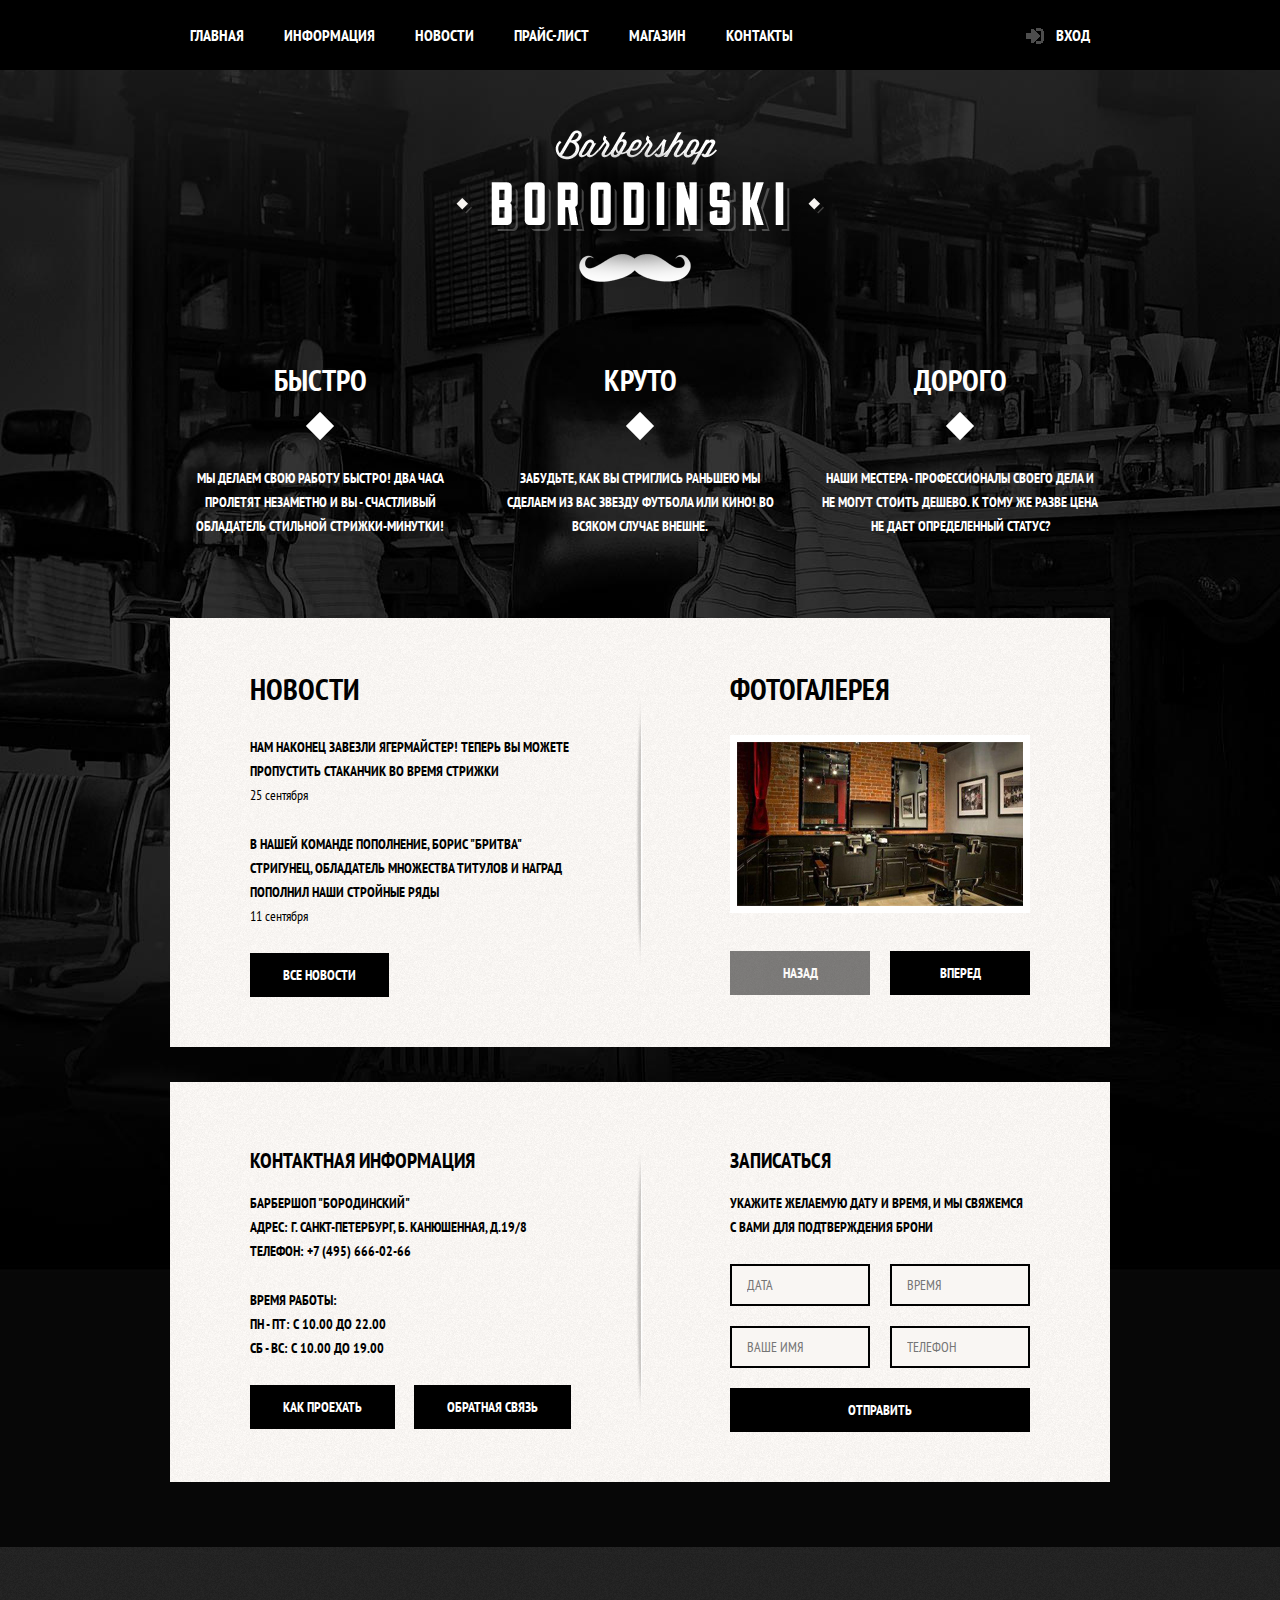
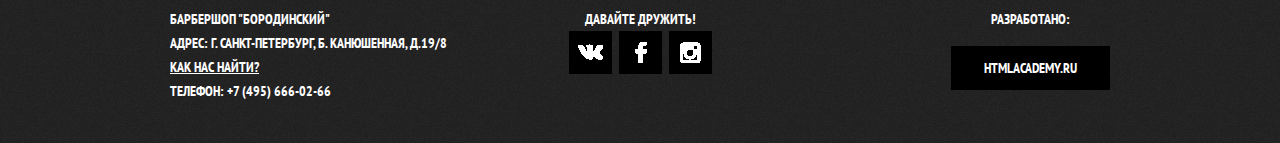
<file: barbershop/index.html>
<!DOCTYPE html>
<html lang="en">
<head>
	<meta charset="UTF-8">
	<title>Barbershop</title>
	<link href="https://fonts.googleapis.com/css?family=PT+Sans+Narrow:700" rel="stylesheet">
	<link href="https://fonts.googleapis.com/css?family=PT+Sans+Narrow" rel="stylesheet">
	<link rel="stylesheet" href="css/normalize.css">
	<link rel="stylesheet" href="css/style.css">
</head>
<body class="major">
	<header class="main-header">
		<div class="container clearfix"><!--Для центровки-->
			<nav class="main-navigation">
				<ul>
					<li>
						<a href="#">ГЛАВНАЯ</a>
					</li>
					<li>
						<a href="#">ИНФОРМАЦИЯ</a>
					</li>
					<li>
						<a href="#">НОВОСТИ</a>
					</li>
					<li>
						<a href="price.html">ПРАЙС-ЛИСТ</a>
					</li>
					<li>
						<a href="store.html">МАГАЗИН</a>
					</li>
					<li>
						<a href="#">КОНТАКТЫ</a>
					</li>
				</ul>
			</nav>
			<div class="user-block">
				<a class="login" href="#">ВХОД</a>
			</div>
		</div> 
	</header>
	<main class="container">
		<div class="index-logo"> 
			<img src="img/index-logo.png" width="368" height="204" alt="Barbershop Borodinski">
		</div>
		<section class="features clearfix">
			<div class="features-item">
				<b class="features-name">БЫСТРО</b>
				<p>МЫ ДЕЛАЕМ СВОЮ РАБОТУ БЫСТРО! ДВА ЧАСА ПРОЛЕТЯТ НЕЗАМЕТНО И ВЫ - СЧАСТЛИВЫЙ ОБЛАДАТЕЛЬ СТИЛЬНОЙ СТРИЖКИ-МИНУТКИ!</p>
			</div>
			<div class="features-item">
				<b class="features-name">КРУТО</b>
				<p>ЗАБУДЬТЕ, КАК ВЫ СТРИГЛИСЬ РАНЬШЕЮ МЫ СДЕЛАЕМ ИЗ ВАС ЗВЕЗДУ ФУТБОЛА ИЛИ КИНО! ВО ВСЯКОМ СЛУЧАЕ ВНЕШНЕ.</p>
			</div>
			<div class="features-item">
				<b class="features-name">ДОРОГО</b>
				<p>НАШИ МЕСТЕРА - ПРОФЕССИОНАЛЫ СВОЕГО ДЕЛА И НЕ МОГУТ СТОИТЬ ДЕШЕВО. К ТОМУ ЖЕ РАЗВЕ ЦЕНА НЕ ДАЕТ ОПРЕДЕЛЕННЫЙ СТАТУС?</p>
			</div>
		</section>
		<div class="index-content clearfix">
			<div class="index-content-left">
				<h2 class="index-content-title">НОВОСТИ</h2>
				<ul class="news-preview">
					<li>
						<p>НАМ НАКОНЕЦ ЗАВЕЗЛИ ЯГЕРМАЙСТЕР! ТЕПЕРЬ ВЫ МОЖЕТЕ ПРОПУСТИТЬ СТАКАНЧИК ВО ВРЕМЯ СТРИЖКИ</p>
						<time datetime="2016-09-25">25 сентября</time>
					</li>
					<li>
						<p>В НАШЕЙ КОМАНДЕ ПОПОЛНЕНИЕ, БОРИС "БРИТВА" СТРИГУНЕЦ, ОБЛАДАТЕЛЬ МНОЖЕСТВА ТИТУЛОВ И НАГРАД ПОПОЛНИЛ НАШИ СТРОЙНЫЕ РЯДЫ</p>
						<time datetime="2016-09-11">11 сентября</time>
					</li>
				</ul>
				<a href="#" class="btn">ВСЕ НОВОСТИ</a>				
			</div>
			<div class="index-content-right">
				<h2 class="index-content-title">ФОТОГАЛЕРЕЯ</h2>
				<div class="gallery">
					<figure class="gallery-content">
						<img src="img/photo-1.jpg" width="286" height="164" alt="">
					</figure>
					<button class="btn gallery-prev" disabled="">НАЗАД</button>
					<button class="btn gallery-next">ВПЕРЕД</button>
				</div>
			</div>
		</div>
		<div class="index-content clearfix">
			<div class="index-content-left">
				<h2 class="index-contetnt-title">КОНТАКТНАЯ ИНФОРМАЦИЯ</h2>
				<p>
					БАРБЕРШОП "БОРОДИНСКИЙ"<br>
					АДРЕС: Г. САНКТ-ПЕТЕРБУРГ, Б. КАНЮШЕННАЯ, Д.19/8<br>
					ТЕЛЕФОН: +7 (495) 666-02-66
				</p>
				<p>
					ВРЕМЯ РАБОТЫ:<br>
					ПН - ПТ: С 10.00 ДО 22.00<br>
					СБ - ВС: С 10.00 ДО 19.00<br>
				</p>
				<a href="#" class="btn">КАК ПРОЕХАТЬ</a>
				<a href="#" class="btn">ОБРАТНАЯ СВЯЗЬ</a>
			</div>
			<div class="index-content-right">
				<h2 class="index-contetnt-title">ЗАПИСАТЬСЯ</h2>
				<p>
					УКАЖИТЕ ЖЕЛАЕМУЮ ДАТУ И ВРЕМЯ, И МЫ СВЯЖЕМСЯ С ВАМИ ДЛЯ ПОДТВЕРЖДЕНИЯ БРОНИ
				</p>
				<form action="https://echo.htmlacademy.ru" method="post" class="appointment-form">
					<input type="text" name="date" value="" placeholder="ДАТА">
					<input type="text" name="time" value="" placeholder="ВРЕМЯ">
					<input type="text" name="name" value="" placeholder="ВАШЕ ИМЯ">
					<input type="tel" name="phone" value="" placeholder="ТЕЛЕФОН">
					<button class="btn" type="submit">ОТПРАВИТЬ</button>
				</form>
			</div>
		</div>
	</main>
	
	<footer class="main-footer">
		<div class="container clearfix">
			<section class="footer-contacts">
				БАРБЕРШОП "БОРОДИНСКИЙ"<br>
				АДРЕС: Г. САНКТ-ПЕТЕРБУРГ, Б. КАНЮШЕННАЯ, Д.19/8<br>
				<a href="#">КАК НАС НАЙТИ?</a><br>
				ТЕЛЕФОН: +7 (495) 666-02-66
			</section>
			<section class="footer-social">
				<p>ДАВАЙТЕ ДРУЖИТЬ!</p>
				<a class="social-btn social-btn-vk" href="#">VK</a>
				<a class="social-btn social-btn-fb" href="#">FB</a>
				<a class="social-btn social-btn-inst" href="#">IN</a>
			</section>
			<section class="footer-copyright">
				<p>РАЗРАБОТАНО:</p>
				<a class="btn" href="https://htmlacademy.ru">HTMLACADEMY.RU</a>
			</section>
		</div>
	</footer>
</body>
</html>
</file>
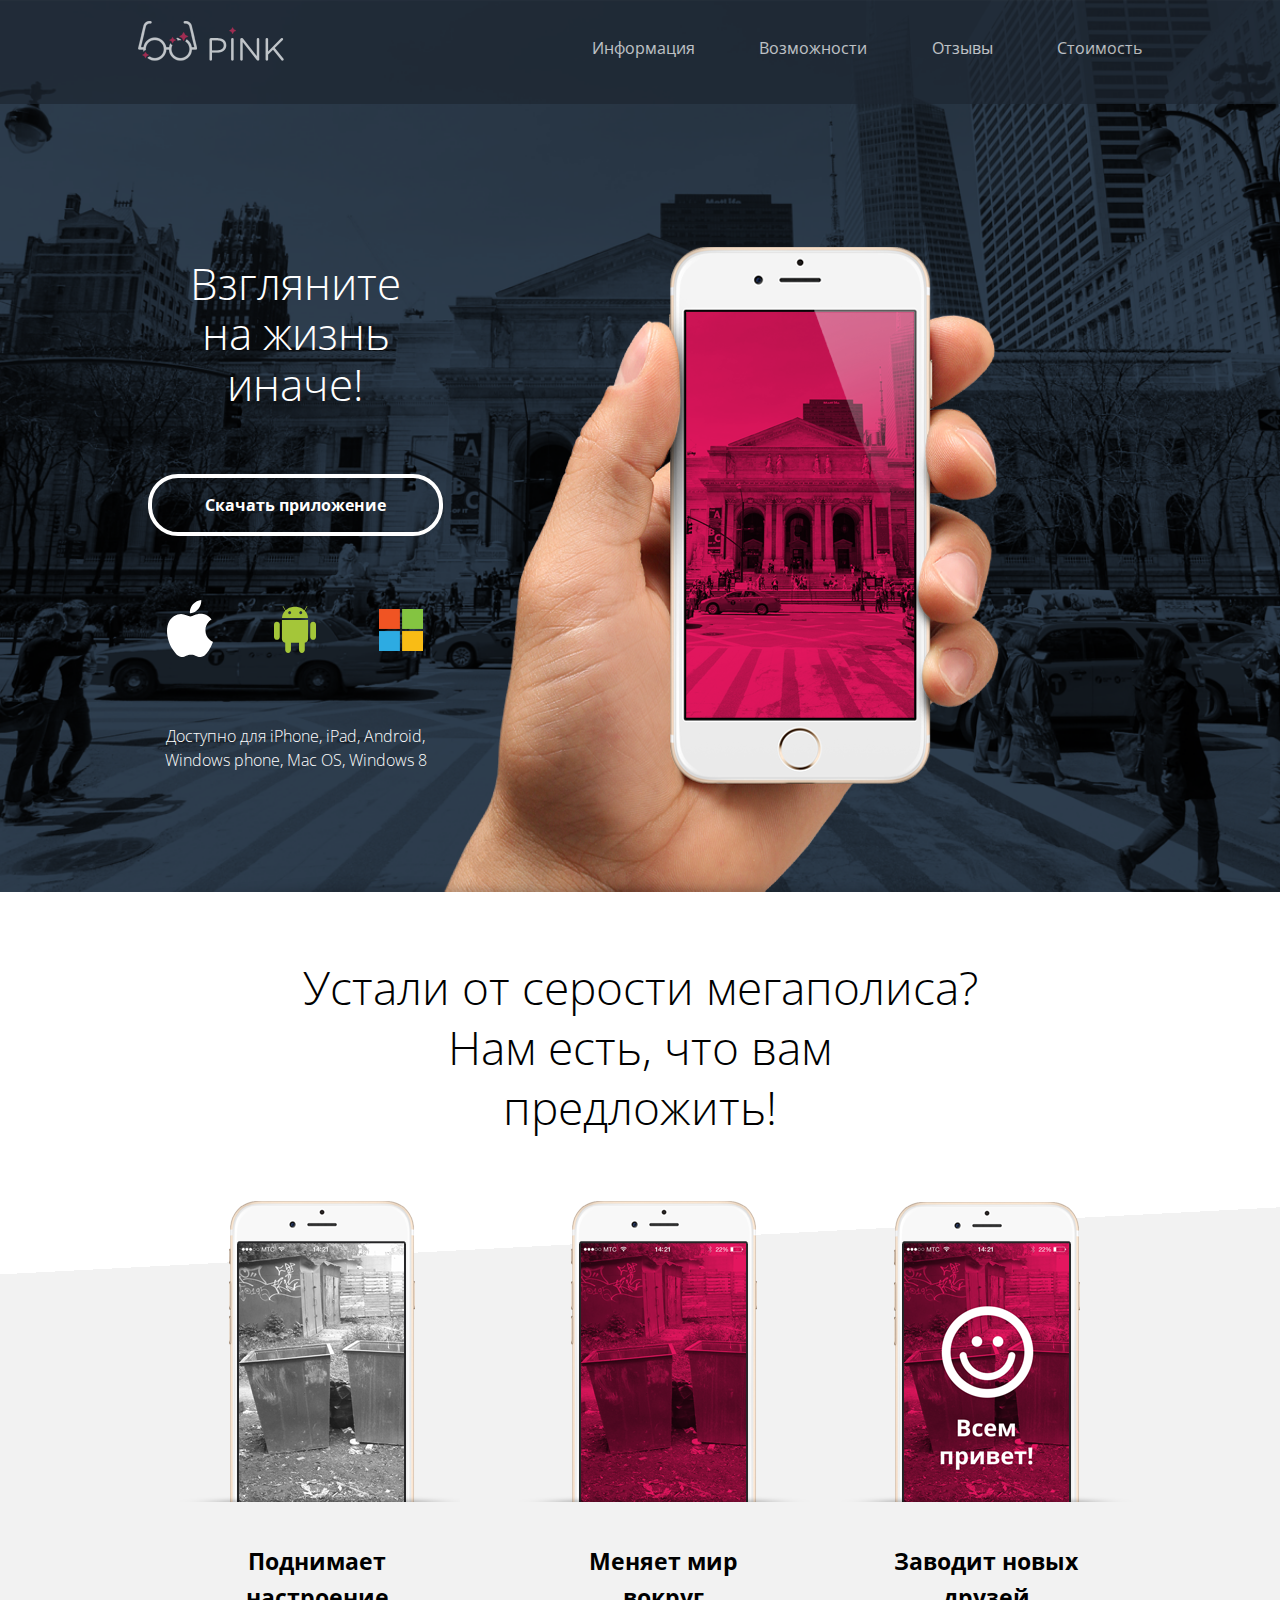
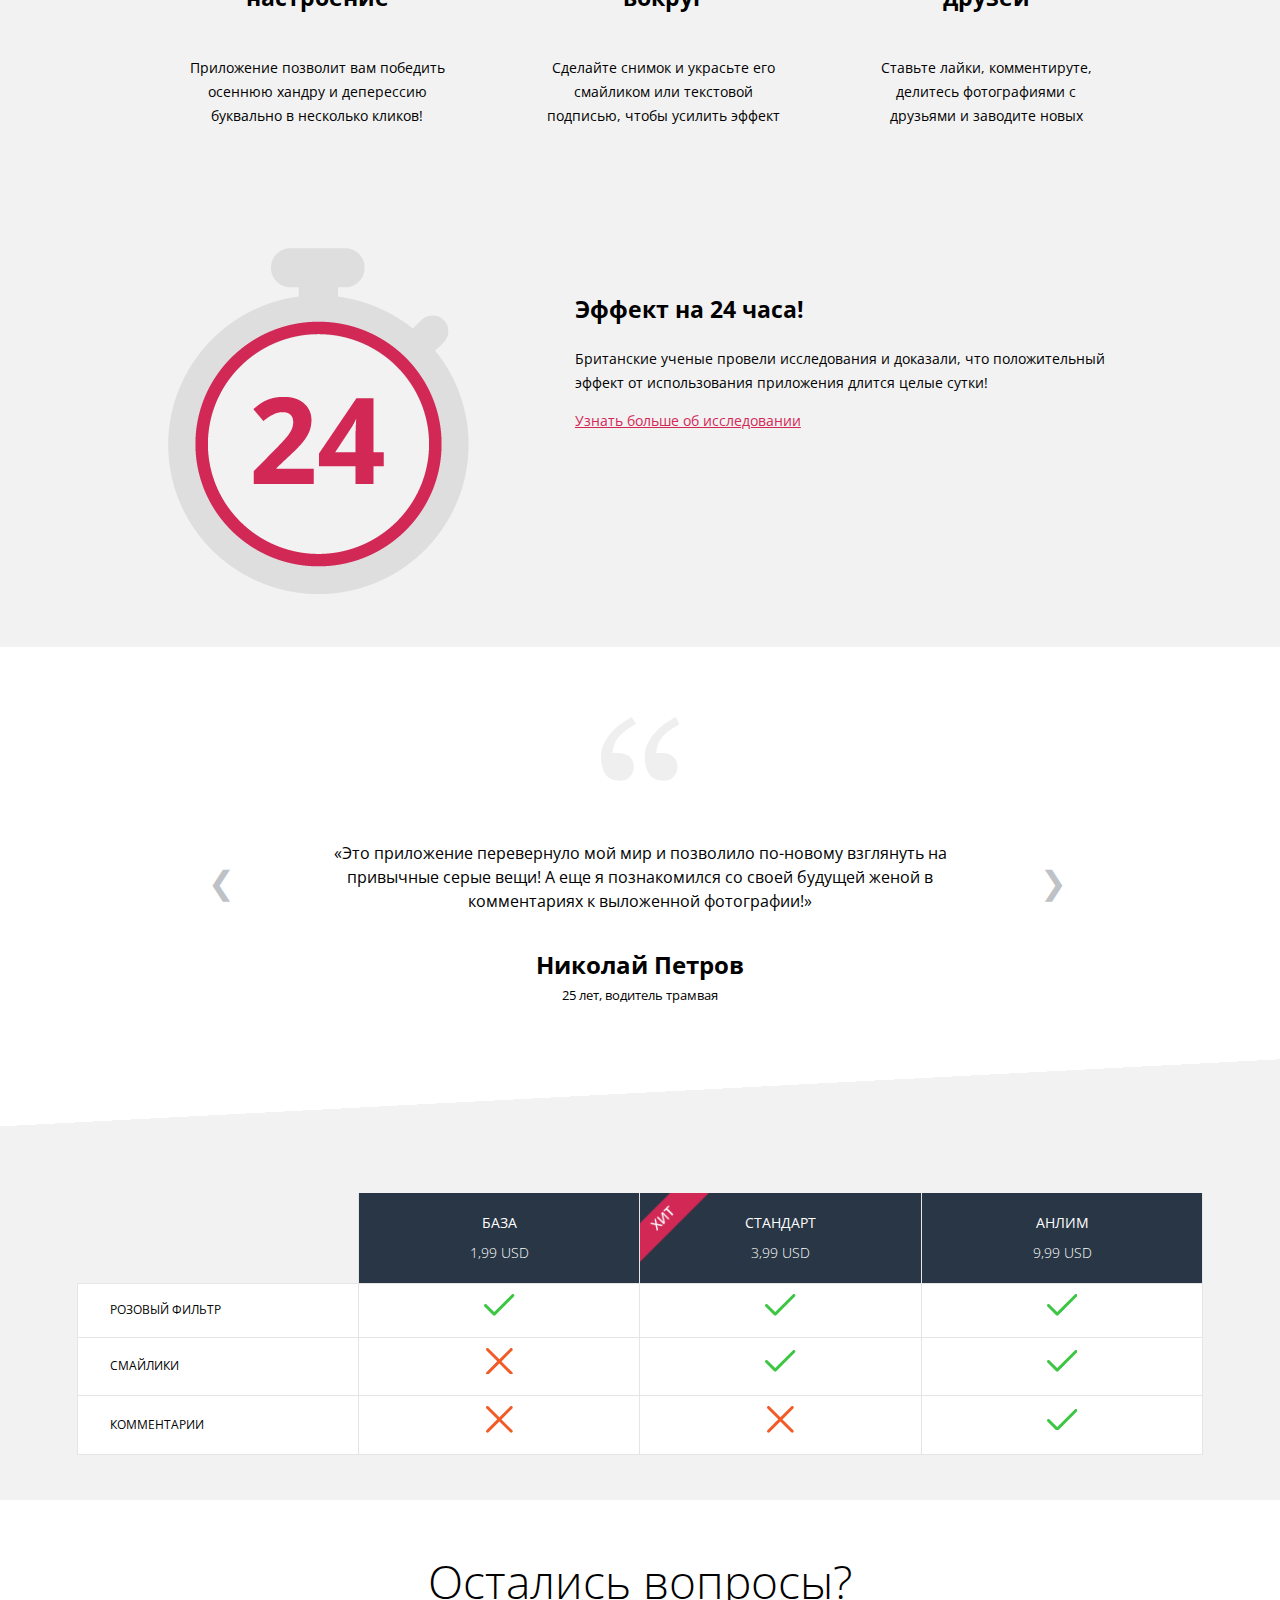
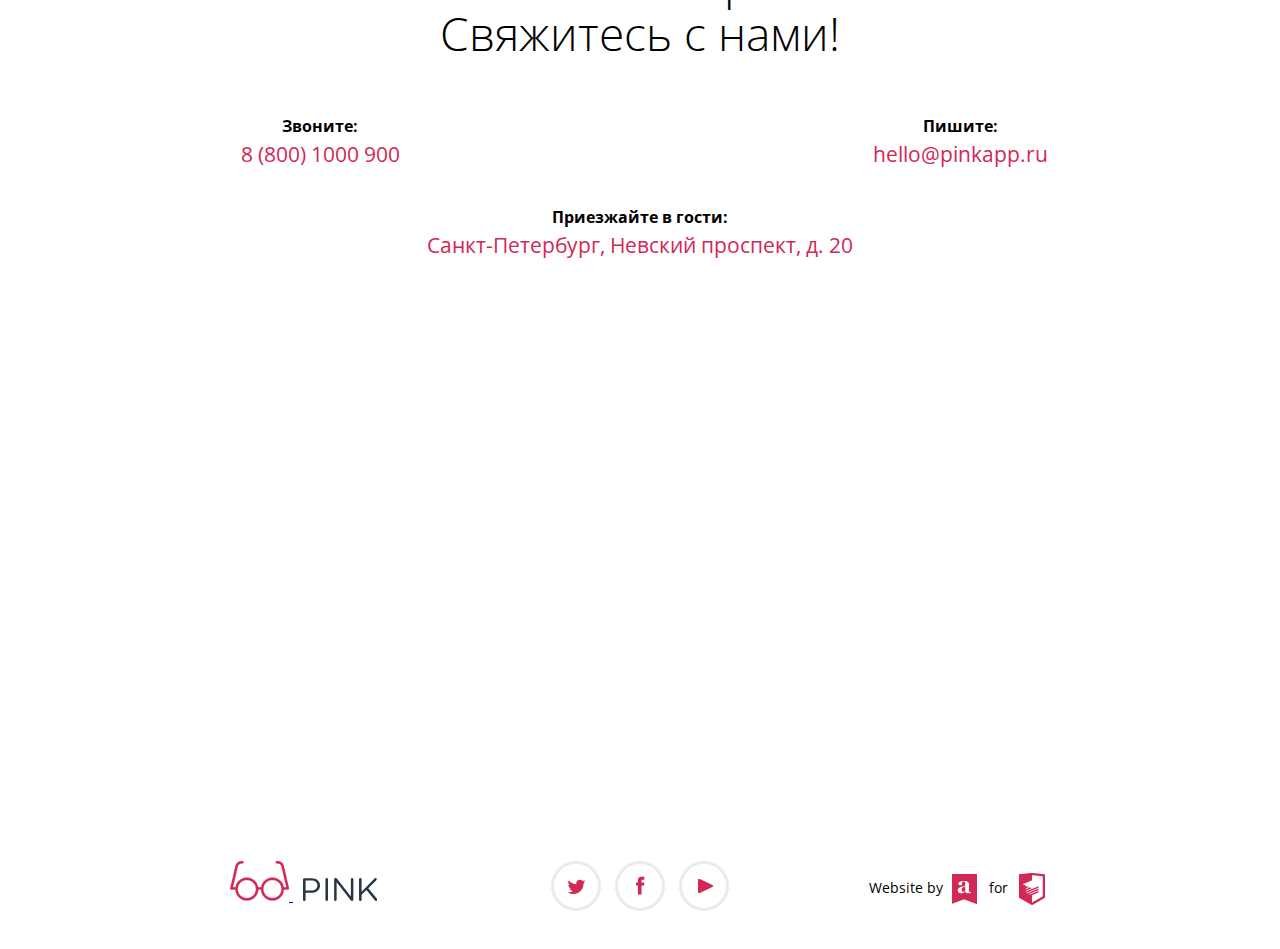
<file: pink/index.html>
<!DOCTYPE html>
<html lang="en">

<head>
    <meta charset="UTF-8">
    <meta name="viewport" content="width=device-width, initial-scale=1.0">
    <title>Pink</title>
    <link rel="stylesheet" href="css/normalize.css">
    <link rel="stylesheet" href="css/style.css">
    <link href="https://fonts.googleapis.com/css?family=Open+Sans:300,400,700" rel="stylesheet">
</head>

<body>
    
    	<header class="page-header">
    	    <div class="page-header__inner">
    	        <div class="main-nav__toggle">
    	            <!--main-nav__toggle--open-menu-->
    	            <a href="">
    	            	<img class="logo-glasses" src="img/glasses.png" width="59" height="40" alt="logo">
    	            	<img class="logo-glasses-pink" src="img/glasses-pink.png" width="59" height="40" alt="logo">
    	            	<img class="logo-glasses-muted" src="img/glasses-muted.png" width="59" height="40" alt="logo">
    	                <svg version="1.0" id="Layer_1" xmlns="http://www.w3.org/2000/svg" xmlns:xlink="http://www.w3.org/1999/xlink" x="0px" y="0px" width="74.318px" height="23.041px" viewBox="0 0 74.318 23.041" enable-background="new 0 0 74.318 23.041" xml:space="preserve">
    	                    <g>
    	                        <path d="M0,1.46c0-0.713,0.585-1.297,1.266-1.297h7.24c5.13,0,8.507,2.726,8.507,7.205v0.064c0,4.901-4.091,7.431-8.928,7.431
    								h-5.52v6.881c0,0.714-0.584,1.297-1.299,1.297C0.585,23.041,0,22.458,0,21.744V1.46z M8.182,12.527
    								c3.767,0,6.234-2.012,6.234-4.998V7.464c0-3.245-2.435-4.932-6.104-4.932H2.565v9.995H8.182z" />
    	                        <path d="M22.448,1.298C22.448,0.584,23.032,0,23.714,0c0.714,0,1.299,0.584,1.299,1.298v20.446c0,0.714-0.584,1.297-1.299,1.297
    								c-0.682,0-1.267-0.583-1.267-1.297V1.298z" />
    	                        <path d="M31.138,1.33c0-0.68,0.584-1.265,1.266-1.265h0.357c0.584,0,0.942,0.292,1.299,0.747L47.859,18.4V1.266
    								C47.859,0.584,48.412,0,49.125,0c0.682,0,1.234,0.584,1.234,1.266v20.51c0,0.682-0.487,1.2-1.17,1.2H49.06
    								c-0.552,0-0.941-0.324-1.332-0.778L33.638,4.187v17.589c0,0.682-0.552,1.265-1.267,1.265c-0.682,0-1.233-0.583-1.233-1.265V1.33z" />
    	                        <path d="M56.039,1.298C56.039,0.584,56.623,0,57.304,0c0.715,0,1.3,0.584,1.3,1.298v12.429L71.558,0.455
    								C71.849,0.195,72.142,0,72.565,0c0.682,0,1.233,0.617,1.233,1.266c0,0.357-0.163,0.649-0.422,0.909l-8.053,7.983l8.637,10.645
    								c0.228,0.292,0.357,0.553,0.357,0.941c0,0.681-0.584,1.297-1.299,1.297c-0.486,0-0.812-0.259-1.039-0.583L63.505,11.91l-4.901,4.9
    								v4.934c0,0.714-0.585,1.297-1.3,1.297c-0.682,0-1.266-0.583-1.266-1.297V1.298z" />
    	                    </g>
    	                </svg>
    	            </a>
    	            <a href="#" class="main-nav__toggle-menu btn-open-menu">
    	                <div class="menu-icon"></div>
    	                <div class="menu-icon"></div>
    	                <div class="menu-icon"></div>
    	            </a>
    	            <!--add main-nav__toggle-menu--close -->
    	        </div>
    	        <div class="page-header__nav-wrap">
    	            <nav class="main-nav">
    	                <ul class="main-nav__list">
    	                    <li><a href="#">Информация</a></li>
    	                    <li><a href="#possibility">Возможности</a></li>
    	                    <li><a href="#review">Отзывы</a></li>
    	                    <li><a href="#cost">Стоимость</a></li>
    	                </ul>
    	            </nav>
    	        </div>
    	    </div>

            <!-- Navigation of large screens -->
            <div class="page-header__inner-ld">
                <nav class="main-nav__ld">
                    <div>
                        <a class="logo-navigation" href="index.html">
                            <img class="logo-ld" src="img/pink-ld.png" width="146" height="40" alt="Pink-logo">
                            <!-- I hid images for hover and active states, because they didn't suit for format of main logo image -->
                            <!-- <img class="logo-ld--hv" src="img/pink-hv.png" width="145" height="40" alt="Pink-logo">
                            <img class="logo-ld--ac" src="img/pink-ac.png" width="146" height="40" alt="Pink-logo"> -->
                        </a></div>
                    <div>
                        <ul class="main-nav__ld-items">
                            <li>
                               <a class="item-nav" href="#">Информация</a>
                            </li>
                            <li>
                                <a class="item-nav" href="#possibility">Возможности</a>
                            </li>
                            <li>
                                <a class="item-nav" href="#review">Отзывы</a>
                            </li>
                            <li>
                                <a class="item-nav" href="#cost">Стоимость</a>
                            </li>
                        </ul>
                    </div>
                    
                </nav>
            </div>
    	</header>
    	
    	<main class="page-main">
    	    <div class="download">
    	        <div class="download__slogan">
    	            <div class="download__slogan-wrap">
    	                Взгляните на жизнь иначе!
    	            </div>
    	            <img src="img/iphone-hand-1.png" width="258" height="286" alt="iPhone in hand">
    	        </div>
    	        <div class="download__order">
    	            <a class="download__order-btn" href="#">Скачать приложение</a>
    	            <div class="download__order-device">
    	                <a class="apple" href="#">apple</a>
    	                <a class="android" href="#">android</a>
    	                <a class="microsoft" href="#">microsoft</a>
    	            </div>
    	            <div class="download__details">Доступно для iPhone, iPad, Android, Windows&nbsp;phone, Mac&nbsp;OS, Windows&nbsp;8</div>
    	        </div>
    	    </div>
    	    <div id="possibility" class="promo">
    	        <h2 class="promo__header">Устали от серости мегаполиса?</h2>
    	        <h2 class="promo__header">Нам есть, что вам<br> предложить!</h2>
    	        
    	        <div class="promo-wrap">
    	        	<div class="promo__item-wrap">
    	                <div class="promo__item">
                            <img class="iphone_item1" src="img/iphone-item1.png" width="285" height="303" alt="iphone">
    	                   <h2 class="promo__item-header">Поднимает настроение</h2>
    	                   <p class="promo__item-descr">Приложение позволит вам победить осеннюю хандру и деперессию буквально в несколько кликов!</p>
    	                </div>
    	                <div class="promo__item">
                            <img class="iphone_item1" src="img/iphone-item2.png" width="300" height="303" alt="iphone">
    	                   <h2 class="promo__item-header">Меняет мир<br>вокруг</h2>
    	                   <p class="promo__item-descr">Сделайте снимок и украсьте его смайликом или текстовой подписью, чтобы усилить эффект</p>
    	                </div>
    	                <div class="promo__item">
                            <img class="iphone_item1" src="img/iphone-item3.png" width="301" height="303" alt="iphone">
    	                    <h2 class="promo__item-header">Заводит новых друзей</h2>
    	                    <p class="promo__item-descr">Ставьте лайки, комментируте, делитесь фотографиями с друзьями и заводите новых</p>
    	                </div>
    	        	</div>
    	            <img class="screen320" src="img/screen.png" width="157" height="284" alt="iphone">
    	            <img class="screen700" src="img/screen-700.png" width="268" height="485" alt="iphone">
    	        </div>
    	    </div>
    	    <article class="research">
    	    	<div class="img-time"><img class="first24" src="img/24first.png" alt="time" width="262" height="302">
                <img class="second24" src="img/24second.png" alt="time" width="301" height="346">
                </div>

    	    	<div class="research__description">
    	    		<h2 class="research__description-title">Эффект на&nbsp;24&nbsp;часа!</h2>
    	    		<p>Британские ученые провели исследования и доказали, что положительный эффект от использования приложения длится целые сутки!</p>
    	    		<a class="research__description-link" href="#">Узнать больше об исследовании</a>
    	    	</div>
    	    </article>

    	    <div id="review" class="reviews">
                <svg version="1.0" id="Layer_1" xmlns="http://www.w3.org/2000/svg" xmlns:xlink="http://www.w3.org/1999/xlink" x="0px" y="0px"
                width="78.673px" height="63.788px" viewBox="0 0 78.673 63.788" enable-background="new 0 0 78.673 63.788" xml:space="preserve">
                <g>
                <path d="M72.354,39.632c-2.797-2.401-6.636-3.604-11.518-3.604h-5.67c0.473-4.081,1.278-7.397,2.421-9.948
                c1.141-2.551,2.854-5.044,5.139-7.477c2.363-2.51,4.685-4.531,6.97-6.063c2.283-1.53,5.274-3.356,8.978-5.477L74.42,0
                c-2.441,1.495-5.474,3.42-9.096,5.779c-3.623,2.359-7.048,5.228-10.276,8.607c-3.151,3.302-5.83,7.056-8.033,11.261
                c-2.206,4.204-3.308,8.861-3.308,13.97c0,7.232,1.456,13.07,4.371,17.511c2.913,4.44,7.755,6.661,14.529,6.661
                c4.33,0,7.737-1.436,10.218-4.311s3.721-5.967,3.721-9.273C76.546,45.559,75.147,42.034,72.354,39.632z"/>
                <path d="M19.019,18.603c2.362-2.51,4.685-4.531,6.97-6.063c2.283-1.53,5.274-3.356,8.978-5.477L30.713,0
                c-2.441,1.495-5.475,3.42-9.095,5.779c-3.624,2.359-7.05,5.228-10.278,8.607c-3.149,3.302-5.828,7.056-8.032,11.261
                C1.103,29.851,0,34.508,0,39.616c0,7.232,1.457,13.07,4.371,17.511c2.912,4.44,7.756,6.661,14.529,6.661
                c4.33,0,7.737-1.436,10.218-4.311c2.481-2.875,3.722-5.967,3.722-9.273c0-4.646-1.399-8.17-4.194-10.572
                c-2.796-2.401-6.635-3.604-11.517-3.604h-5.671c0.473-4.081,1.3-7.416,2.481-10.007C15.12,23.432,16.812,20.958,19.019,18.603z"/>
                </g>
                </svg>
    	        <article class="slider-reviews__item">
    	            <h2 class="slider-reviews__header">Николай Петров</h2>
    	             <p class="slider-reviews__text">«Это приложение перевернуло мой мир и позволило по-новому взглянуть на привычные серые вещи! А еще я познакомился со своей будущей женой в комментариях к выложенной фотографии!»</p>
    	            <div class="slider-reviews__header2"><h2>Николай Петров</h2><small>25 лет, водитель трамвая</small></div>
                </article>
    	        <div class="slider__pagination">
    	            <span class="slider__pagination-active"></span>
    	            <span></span>
    	            <span></span>
    	        </div>
                <a class="prev">&#10094;</a>
                <a class="next">&#10095;</a>
    	    </div>

    	    <div id="cost" class="price">
    	        
    	        <div class="price__table-wrap">
    	          	<div class="base">
    					<div class="table__head"><b>БАЗА</b><br>1,99 USD</div>
    					<div class="table__row">
    						Розовый фильтр
    						<svg class="yes" version="1.0" id="Layer_1" xmlns="http://www.w3.org/2000/svg" xmlns:xlink="http://www.w3.org/1999/xlink" x="0px" y="0px"
    		 				width="30.375px" height="21.688px" viewBox="0 0 30.375 21.688" enable-background="new 0 0 30.375 21.688" xml:space="preserve">
    						<path d="M29.936,0.439c-0.586-0.586-1.535-0.586-2.121,0L10.188,18.066l-7.627-7.627c-0.586-0.586-1.535-0.586-2.121,0
    						s-0.586,1.535,0,2.121l8.688,8.688c0.293,0.293,0.677,0.439,1.061,0.439s0.768-0.146,1.061-0.439L29.936,2.561
    							C30.521,1.975,30.521,1.025,29.936,0.439z"/>
    						</svg>
    					</div>
    					<div class="table__row">
    						Смайлики
    						<svg class="no" version="1.0" id="Layer_1" xmlns="http://www.w3.org/2000/svg" xmlns:xlink="http://www.w3.org/1999/xlink" x="0px" y="0px"
    		 				width="26.752px" height="26.752px" viewBox="0 0 26.752 26.752" enable-background="new 0 0 26.752 26.752" xml:space="preserve">
    						<path d="M15.497,13.376L26.312,2.562c0.586-0.585,0.586-1.535,0-2.121s-1.535-0.586-2.121,0L13.376,11.255L2.562,0.439
    						c-0.586-0.586-1.535-0.586-2.121,0c-0.586,0.585-0.586,1.535,0,2.121l10.814,10.815L0.439,24.19c-0.586,0.586-0.586,1.535,0,2.121
    						c0.293,0.293,0.677,0.439,1.061,0.439s0.768-0.146,1.061-0.439l10.815-10.814L24.19,26.312c0.293,0.293,0.677,0.439,1.061,0.439
    						s0.768-0.146,1.061-0.439c0.586-0.586,0.586-1.535,0-2.121L15.497,13.376z"/>
    						</svg>
    					</div>
    					<div class="table__row">
    						Комментарии
    						<svg class="no" version="1.0" id="Layer_1" xmlns="http://www.w3.org/2000/svg" xmlns:xlink="http://www.w3.org/1999/xlink" x="0px" y="0px"
    		 				width="26.752px" height="26.752px" viewBox="0 0 26.752 26.752" enable-background="new 0 0 26.752 26.752" xml:space="preserve">
    						<path d="M15.497,13.376L26.312,2.562c0.586-0.585,0.586-1.535,0-2.121s-1.535-0.586-2.121,0L13.376,11.255L2.562,0.439
    						c-0.586-0.586-1.535-0.586-2.121,0c-0.586,0.585-0.586,1.535,0,2.121l10.814,10.815L0.439,24.19c-0.586,0.586-0.586,1.535,0,2.121
    						c0.293,0.293,0.677,0.439,1.061,0.439s0.768-0.146,1.061-0.439l10.815-10.814L24.19,26.312c0.293,0.293,0.677,0.439,1.061,0.439
    						s0.768-0.146,1.061-0.439c0.586-0.586,0.586-1.535,0-2.121L15.497,13.376z"/>
    						</svg>
    					</div>
    					</div>
    					<div class="standart">
    						<div class="table__head"><b>СТАНДАРТ</b><br>3,99 USD</div>
    						<div class="table__row">
    							Розовый фильтр
    							<svg class="yes" version="1.0" id="Layer_1" xmlns="http://www.w3.org/2000/svg" xmlns:xlink="http://www.w3.org/1999/xlink" x="0px" y="0px"
    		 					width="30.375px" height="21.688px" viewBox="0 0 30.375 21.688" enable-background="new 0 0 30.375 21.688" xml:space="preserve">
    							<path d="M29.936,0.439c-0.586-0.586-1.535-0.586-2.121,0L10.188,18.066l-7.627-7.627c-0.586-0.586-1.535-0.586-2.121,0
    							s-0.586,1.535,0,2.121l8.688,8.688c0.293,0.293,0.677,0.439,1.061,0.439s0.768-0.146,1.061-0.439L29.936,2.561
    							C30.521,1.975,30.521,1.025,29.936,0.439z"/>
    							</svg>
    						</div>
    						<div class="table__row">
    							Смайлики
    							<svg class="yes" version="1.0" id="Layer_1" xmlns="http://www.w3.org/2000/svg" xmlns:xlink="http://www.w3.org/1999/xlink" x="0px" y="0px"
    		 					width="30.375px" height="21.688px" viewBox="0 0 30.375 21.688" enable-background="new 0 0 30.375 21.688" xml:space="preserve">
    							<path d="M29.936,0.439c-0.586-0.586-1.535-0.586-2.121,0L10.188,18.066l-7.627-7.627c-0.586-0.586-1.535-0.586-2.121,0
    							s-0.586,1.535,0,2.121l8.688,8.688c0.293,0.293,0.677,0.439,1.061,0.439s0.768-0.146,1.061-0.439L29.936,2.561
    							C30.521,1.975,30.521,1.025,29.936,0.439z"/>
    							</svg>
    						</div>
    						<div class="table__row">
    							Комментарии
    							<svg class="no" version="1.0" id="Layer_1" xmlns="http://www.w3.org/2000/svg" xmlns:xlink="http://www.w3.org/1999/xlink" x="0px" y="0px"
    		 					width="26.752px" height="26.752px" viewBox="0 0 26.752 26.752" enable-background="new 0 0 26.752 26.752" xml:space="preserve">
    							<path d="M15.497,13.376L26.312,2.562c0.586-0.585,0.586-1.535,0-2.121s-1.535-0.586-2.121,0L13.376,11.255L2.562,0.439
    							c-0.586-0.586-1.535-0.586-2.121,0c-0.586,0.585-0.586,1.535,0,2.121l10.814,10.815L0.439,24.19c-0.586,0.586-0.586,1.535,0,2.121
    							c0.293,0.293,0.677,0.439,1.061,0.439s0.768-0.146,1.061-0.439l10.815-10.814L24.19,26.312c0.293,0.293,0.677,0.439,1.061,0.439
    							s0.768-0.146,1.061-0.439c0.586-0.586,0.586-1.535,0-2.121L15.497,13.376z"/>
    							</svg>
    						</div>
    					</div>
    					<div class="unlim">
    						<div class="table__head"><b>АНЛИМ</b><br>9,99 USD</div>
    						<div class="table__row">
    							Розовый фильтр
    							<svg class="yes" version="1.0" id="Layer_1" xmlns="http://www.w3.org/2000/svg" xmlns:xlink="http://www.w3.org/1999/xlink" x="0px" y="0px"
    		 					width="30.375px" height="21.688px" viewBox="0 0 30.375 21.688" enable-background="new 0 0 30.375 21.688" xml:space="preserve">
    							<path d="M29.936,0.439c-0.586-0.586-1.535-0.586-2.121,0L10.188,18.066l-7.627-7.627c-0.586-0.586-1.535-0.586-2.121,0
    							s-0.586,1.535,0,2.121l8.688,8.688c0.293,0.293,0.677,0.439,1.061,0.439s0.768-0.146,1.061-0.439L29.936,2.561
    							C30.521,1.975,30.521,1.025,29.936,0.439z"/>
    							</svg>
    						</div>
    						<div class="table__row">
    							Смайлики
    							<svg class="yes" version="1.0" id="Layer_1" xmlns="http://www.w3.org/2000/svg" xmlns:xlink="http://www.w3.org/1999/xlink" x="0px" y="0px"
    		 					width="30.375px" height="21.688px" viewBox="0 0 30.375 21.688" enable-background="new 0 0 30.375 21.688" xml:space="preserve">
    							<path d="M29.936,0.439c-0.586-0.586-1.535-0.586-2.121,0L10.188,18.066l-7.627-7.627c-0.586-0.586-1.535-0.586-2.121,0
    							s-0.586,1.535,0,2.121l8.688,8.688c0.293,0.293,0.677,0.439,1.061,0.439s0.768-0.146,1.061-0.439L29.936,2.561
    							C30.521,1.975,30.521,1.025,29.936,0.439z"/>
    							</svg>
    						</div>
    						<div class="table__row">
    							Комментарии
    							<svg class="yes" version="1.0" id="Layer_1" xmlns="http://www.w3.org/2000/svg" xmlns:xlink="http://www.w3.org/1999/xlink" x="0px" y="0px"
    		 					width="30.375px" height="21.688px" viewBox="0 0 30.375 21.688" enable-background="new 0 0 30.375 21.688" xml:space="preserve">
    							<path d="M29.936,0.439c-0.586-0.586-1.535-0.586-2.121,0L10.188,18.066l-7.627-7.627c-0.586-0.586-1.535-0.586-2.121,0
    							s-0.586,1.535,0,2.121l8.688,8.688c0.293,0.293,0.677,0.439,1.061,0.439s0.768-0.146,1.061-0.439L29.936,2.561
    							C30.521,1.975,30.521,1.025,29.936,0.439z"/>
    							</svg>
    						</div>
    					</div>
    	        </div>
    	        <div class="slider__pagination">
    	            <span class="dot" onclick="currentSlide(1)"></span>
    	            <span class="dot slider__pagination-active" onclick="currentSlide(2)"></span>
    	            <span class="dot" onclick="currentSlide(3)"></span>
    	        </div>

                <!-- Таблица для декстопных устройств -->
                <div class="price__table-wrap--full">
                    <table class="price__table">
                    <tr>
                        <th class="nothing"></th>
                        <th><b>БАЗА</b><br>1,99 USD</th>
                        <th class="stand"><b>СТАНДАРТ</b><br>3,99 USD</th>
                        <th><b>АНЛИМ</b><br>9,99 USD</th>
                    </tr>
                    <tr>
                        <td class="price__table-col-1">Розовый фильтр</td>
                        <td class="price__table-col-1">
                            <svg class="yes" version="1.0" id="Layer_1" xmlns="http://www.w3.org/2000/svg" xmlns:xlink="http://www.w3.org/1999/xlink" x="0px" y="0px"
                            width="30.375px" height="21.688px" viewBox="0 0 30.375 21.688" enable-background="new 0 0 30.375 21.688" xml:space="preserve">
                            <path d="M29.936,0.439c-0.586-0.586-1.535-0.586-2.121,0L10.188,18.066l-7.627-7.627c-0.586-0.586-1.535-0.586-2.121,0
                            s-0.586,1.535,0,2.121l8.688,8.688c0.293,0.293,0.677,0.439,1.061,0.439s0.768-0.146,1.061-0.439L29.936,2.561
                                C30.521,1.975,30.521,1.025,29.936,0.439z"/>
                            </svg>
                        </td>
                        <td class="price__table-col-1">
                             <svg class="yes" version="1.0" id="Layer_1" xmlns="http://www.w3.org/2000/svg" xmlns:xlink="http://www.w3.org/1999/xlink" x="0px" y="0px"
                            width="30.375px" height="21.688px" viewBox="0 0 30.375 21.688" enable-background="new 0 0 30.375 21.688" xml:space="preserve">
                            <path d="M29.936,0.439c-0.586-0.586-1.535-0.586-2.121,0L10.188,18.066l-7.627-7.627c-0.586-0.586-1.535-0.586-2.121,0
                            s-0.586,1.535,0,2.121l8.688,8.688c0.293,0.293,0.677,0.439,1.061,0.439s0.768-0.146,1.061-0.439L29.936,2.561
                                C30.521,1.975,30.521,1.025,29.936,0.439z"/>
                            </svg>
                        </td>
                        <td class="price__table-col-1">
                             <svg class="yes" version="1.0" id="Layer_1" xmlns="http://www.w3.org/2000/svg" xmlns:xlink="http://www.w3.org/1999/xlink" x="0px" y="0px"
                            width="30.375px" height="21.688px" viewBox="0 0 30.375 21.688" enable-background="new 0 0 30.375 21.688" xml:space="preserve">
                            <path d="M29.936,0.439c-0.586-0.586-1.535-0.586-2.121,0L10.188,18.066l-7.627-7.627c-0.586-0.586-1.535-0.586-2.121,0
                            s-0.586,1.535,0,2.121l8.688,8.688c0.293,0.293,0.677,0.439,1.061,0.439s0.768-0.146,1.061-0.439L29.936,2.561
                                C30.521,1.975,30.521,1.025,29.936,0.439z"/>
                            </svg>
                        </td>
                    </tr>
                    <tr>
                        <td class="price__table-col-2">Смайлики</td>
                        <td class="price__table-col-2">
                            <svg class="no" version="1.0" id="Layer_1" xmlns="http://www.w3.org/2000/svg" xmlns:xlink="http://www.w3.org/1999/xlink" x="0px" y="0px"
                                width="26.752px" height="26.752px" viewBox="0 0 26.752 26.752" enable-background="new 0 0 26.752 26.752" xml:space="preserve">
                                <path d="M15.497,13.376L26.312,2.562c0.586-0.585,0.586-1.535,0-2.121s-1.535-0.586-2.121,0L13.376,11.255L2.562,0.439
                                c-0.586-0.586-1.535-0.586-2.121,0c-0.586,0.585-0.586,1.535,0,2.121l10.814,10.815L0.439,24.19c-0.586,0.586-0.586,1.535,0,2.121
                                c0.293,0.293,0.677,0.439,1.061,0.439s0.768-0.146,1.061-0.439l10.815-10.814L24.19,26.312c0.293,0.293,0.677,0.439,1.061,0.439
                                s0.768-0.146,1.061-0.439c0.586-0.586,0.586-1.535,0-2.121L15.497,13.376z"/>
                                </svg>
                        </td>
                        <td class="price__table-col-2">
                            <svg class="yes" version="1.0" id="Layer_1" xmlns="http://www.w3.org/2000/svg" xmlns:xlink="http://www.w3.org/1999/xlink" x="0px" y="0px"
                            width="30.375px" height="21.688px" viewBox="0 0 30.375 21.688" enable-background="new 0 0 30.375 21.688" xml:space="preserve">
                            <path d="M29.936,0.439c-0.586-0.586-1.535-0.586-2.121,0L10.188,18.066l-7.627-7.627c-0.586-0.586-1.535-0.586-2.121,0
                            s-0.586,1.535,0,2.121l8.688,8.688c0.293,0.293,0.677,0.439,1.061,0.439s0.768-0.146,1.061-0.439L29.936,2.561
                                C30.521,1.975,30.521,1.025,29.936,0.439z"/>
                            </svg>
                        </td>
                        <td class="price__table-col-2">
                             <svg class="yes" version="1.0" id="Layer_1" xmlns="http://www.w3.org/2000/svg" xmlns:xlink="http://www.w3.org/1999/xlink" x="0px" y="0px"
                            width="30.375px" height="21.688px" viewBox="0 0 30.375 21.688" enable-background="new 0 0 30.375 21.688" xml:space="preserve">
                            <path d="M29.936,0.439c-0.586-0.586-1.535-0.586-2.121,0L10.188,18.066l-7.627-7.627c-0.586-0.586-1.535-0.586-2.121,0
                            s-0.586,1.535,0,2.121l8.688,8.688c0.293,0.293,0.677,0.439,1.061,0.439s0.768-0.146,1.061-0.439L29.936,2.561
                                C30.521,1.975,30.521,1.025,29.936,0.439z"/>
                            </svg>
                        </td>
                    </tr>
                    <tr>
                        <td class="price__table-col-3">Комментарии</td>
                        <td class="price__table-col-3">
                            <svg class="no" version="1.0" id="Layer_1" xmlns="http://www.w3.org/2000/svg" xmlns:xlink="http://www.w3.org/1999/xlink" x="0px" y="0px"
                                width="26.752px" height="26.752px" viewBox="0 0 26.752 26.752" enable-background="new 0 0 26.752 26.752" xml:space="preserve">
                                <path d="M15.497,13.376L26.312,2.562c0.586-0.585,0.586-1.535,0-2.121s-1.535-0.586-2.121,0L13.376,11.255L2.562,0.439
                                c-0.586-0.586-1.535-0.586-2.121,0c-0.586,0.585-0.586,1.535,0,2.121l10.814,10.815L0.439,24.19c-0.586,0.586-0.586,1.535,0,2.121
                                c0.293,0.293,0.677,0.439,1.061,0.439s0.768-0.146,1.061-0.439l10.815-10.814L24.19,26.312c0.293,0.293,0.677,0.439,1.061,0.439
                                s0.768-0.146,1.061-0.439c0.586-0.586,0.586-1.535,0-2.121L15.497,13.376z"/>
                                </svg>
                        </td>
                        <td class="price__table-col-3">
                           <svg class="no" version="1.0" id="Layer_1" xmlns="http://www.w3.org/2000/svg" xmlns:xlink="http://www.w3.org/1999/xlink" x="0px" y="0px"
                                width="26.752px" height="26.752px" viewBox="0 0 26.752 26.752" enable-background="new 0 0 26.752 26.752" xml:space="preserve">
                                <path d="M15.497,13.376L26.312,2.562c0.586-0.585,0.586-1.535,0-2.121s-1.535-0.586-2.121,0L13.376,11.255L2.562,0.439
                                c-0.586-0.586-1.535-0.586-2.121,0c-0.586,0.585-0.586,1.535,0,2.121l10.814,10.815L0.439,24.19c-0.586,0.586-0.586,1.535,0,2.121
                                c0.293,0.293,0.677,0.439,1.061,0.439s0.768-0.146,1.061-0.439l10.815-10.814L24.19,26.312c0.293,0.293,0.677,0.439,1.061,0.439
                                s0.768-0.146,1.061-0.439c0.586-0.586,0.586-1.535,0-2.121L15.497,13.376z"/>
                                </svg>
                        </td>
                        <td class="price__table-col-3">
                            <svg class="yes" version="1.0" id="Layer_1" xmlns="http://www.w3.org/2000/svg" xmlns:xlink="http://www.w3.org/1999/xlink" x="0px" y="0px"
                            width="30.375px" height="21.688px" viewBox="0 0 30.375 21.688" enable-background="new 0 0 30.375 21.688" xml:space="preserve">
                            <path d="M29.936,0.439c-0.586-0.586-1.535-0.586-2.121,0L10.188,18.066l-7.627-7.627c-0.586-0.586-1.535-0.586-2.121,0
                            s-0.586,1.535,0,2.121l8.688,8.688c0.293,0.293,0.677,0.439,1.061,0.439s0.768-0.146,1.061-0.439L29.936,2.561
                                C30.521,1.975,30.521,1.025,29.936,0.439z"/>
                            </svg>
                        </td>
                    </tr>
                    </table>
                </div>
            </div>
    	    <div class="contacts">
    	        <h2 class="contacts__header">Остались вопросы? Свяжитесь с нами!</h2>
    	        <div class="contacts__call">
    	            <h2 class="contacts__call-header">Звоните:</h2>
    	            <p class="contacts__call-phone">8 (800) 1000 900</p>
    	        </div>
    	        <div class="contacts__e-mail">
    	            <h2 class="contacts__e-mail-header">Пишите:</h2>
    	            <a class="contacts__e-mail-data">hello@pinkapp.ru</a>
    	        </div>
    	        <div class="contacts__address">
    	            <h2 class="contacts__address-header">Приезжайте в гости:</h2>
    	            <p class="contacts__address-data">Санкт-Петербург, Невский&nbsp;проспект, д.&nbsp;20</p>
    	        </div>
    	        <div class="map">
    	            <div class="triangle"></div>
    	            <iframe src="https://www.google.com/maps/embed?pb=!1m18!1m12!1m3!1d1998.746291146226!2d30.318908315830967!3d59.936351981875355!2m3!1f0!2f0!3f0!3m2!1i1024!2i768!4f13.1!3m3!1m2!1s0x4696310f89dee259%3A0x35cdba9c7f3d2206!2z0J3QtdCy0YHQutC40Lkg0L_RgC4sIDIwLCDQodCw0L3QutGCLdCf0LXRgtC10YDQsdGD0YDQsywg0KDQvtGB0YHQuNGPLCAxOTExODY!5e0!3m2!1sru!2sby!4v1482416613892"  height="205" frameborder="0" style="border:0" allowfullscreen></iframe>
    	        </div>
    	    </div>
    	</main>
    	<footer class="page-footer">
    	    <div class="page-footer__logo">
    	        <a href="#">
    	            <img class="logo-glasses-pink" src="img/glasses-pink.png" width="59" height="40" alt="logo">
    	            <img class="logo-glasses-black" src="img/glasses-black.png" width="59" height="40" alt="logo">
    	            <img class="logo-glasses-muted" src="img/glasses-muted.png" width="59" height="40" alt="logo">
    	            <svg version="1.0" id="Layer_1" xmlns="http://www.w3.org/2000/svg" xmlns:xlink="http://www.w3.org/1999/xlink" x="0px" y="0px" width="74.318px" height="23.041px" viewBox="0 0 74.318 23.041" enable-background="new 0 0 74.318 23.041" xml:space="preserve">
    	                <g>
    	                    <path d="M0,1.46c0-0.713,0.585-1.297,1.266-1.297h7.24c5.13,0,8.507,2.726,8.507,7.205v0.064c0,4.901-4.091,7.431-8.928,7.431
    							h-5.52v6.881c0,0.714-0.584,1.297-1.299,1.297C0.585,23.041,0,22.458,0,21.744V1.46z M8.182,12.527
    							c3.767,0,6.234-2.012,6.234-4.998V7.464c0-3.245-2.435-4.932-6.104-4.932H2.565v9.995H8.182z" />
    	                    <path d="M22.448,1.298C22.448,0.584,23.032,0,23.714,0c0.714,0,1.299,0.584,1.299,1.298v20.446c0,0.714-0.584,1.297-1.299,1.297
    							c-0.682,0-1.267-0.583-1.267-1.297V1.298z" />
    	                    <path d="M31.138,1.33c0-0.68,0.584-1.265,1.266-1.265h0.357c0.584,0,0.942,0.292,1.299,0.747L47.859,18.4V1.266
    							C47.859,0.584,48.412,0,49.125,0c0.682,0,1.234,0.584,1.234,1.266v20.51c0,0.682-0.487,1.2-1.17,1.2H49.06
    							c-0.552,0-0.941-0.324-1.332-0.778L33.638,4.187v17.589c0,0.682-0.552,1.265-1.267,1.265c-0.682,0-1.233-0.583-1.233-1.265V1.33z" />
    	                    <path d="M56.039,1.298C56.039,0.584,56.623,0,57.304,0c0.715,0,1.3,0.584,1.3,1.298v12.429L71.558,0.455
    							C71.849,0.195,72.142,0,72.565,0c0.682,0,1.233,0.617,1.233,1.266c0,0.357-0.163,0.649-0.422,0.909l-8.053,7.983l8.637,10.645
    							c0.228,0.292,0.357,0.553,0.357,0.941c0,0.681-0.584,1.297-1.299,1.297c-0.486,0-0.812-0.259-1.039-0.583L63.505,11.91l-4.901,4.9
    							v4.934c0,0.714-0.585,1.297-1.3,1.297c-0.682,0-1.266-0.583-1.266-1.297V1.298z" />
    	                </g>
    	            </svg>
    	        </a>
    	    </div>
    	    <div class="page-footer__social">
    	        <a class="social-links__item tw" href="https://twitter.com/?lang=ru"></a>
    	        <a class="social-links__item fb" href="https://www.facebook.com"></a>
    	        <a class="social-links__item youtube" href="https://www.youtube.com/"></a>
    	    </div>
    	    <div class="page-footer__copyright">
    	    	<p>Website by</p>
    	    	<a class="glukhanko" href="#"></a> <p>for</p> <a class="htmlacademy" href="https://htmlacademy.ru"></a>
    	    </div>
    	</footer>
    	<script src="js/script.js"></script>
    
</body>

</html>
</file>
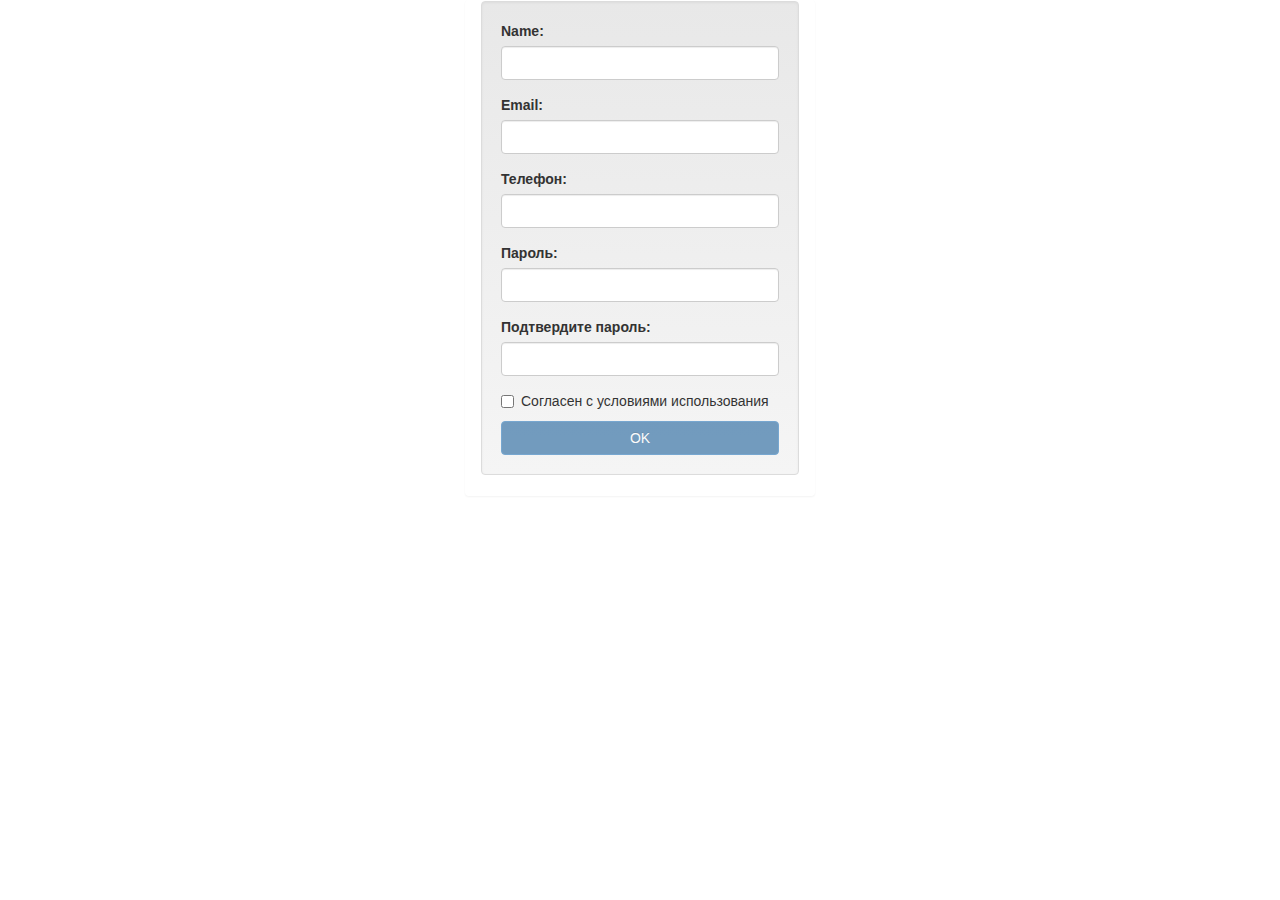
<file: registration_form/index.html>
﻿<!DOCTYPE html>
<html ng-app="sampleApp">

<head>
    
    <title>Registration Form</title>
    <script src="Libraries/angular.js"></script>
    <link href="Libraries/bootstrap.css" rel="stylesheet" />
    <link href="Libraries/bootstrap-theme.css" rel="stylesheet" />
    <script>
    angular.module("sampleApp", [])
    .controller("defaultCtrl", function($scope) {

        $scope.addNewUser = function(userDetails) {
            $scope.message = "ФИО " + userDetails.name + "\nEmail " + userDetails.email + "\nТелефон " + userDetails.phone + "\nПароль " + userDetails.password + "\nПодтвердите пароль " + userDetails.confirm;
            return confirm($scope.message);
        };
        $scope.matchPattern = new RegExp("[а-яА-ЯёЁ]");
       
    });


            
    
    </script>
    <style>
        
        
        form .pink.ng-invalid.ng-dirty {
            background-color: lightpink;
        }
        
        form .ng-valid.ng-dirty {
            background-color: lightgreen;
        }
       
        /*валидация происходит после каждого изменения в форме. Два след правила используются для элемента span  в конце формы*/
        span {
            color: red;
            font-weight: bold;
        }
        form .password.ng-invalid.ng-dirty {
            background-color: white;
        }
    </style>
</head>

<body>
    <div class="panel container" ng-controller="defaultCtrl" style="width: 350px">
        <form name="myForm" novalidate ng-submit="addNewUser(newUser)">
        
            <div class="well">
                <div class="form-group">
                    <label>Name:</label>
                    <input type="text" name="userName" class="form-control pink" ng-model="newUser.name" required ng-pattern="matchPattern" ng-minlength="6" />
                    <span ng-show="myForm.userName.$error.pattern && myForm.userName.$dirty">Допустимы только русские буквы</span>
                    <span ng-show="myForm.userName.$error.minlength && myForm.userName.$dirty">Слишком мало символов</span>
                    <span ng-show="myForm.userName.$error.required && myForm.userName.$dirty">Поле не должно быть пустым</span>
                </div>

                <div class="form-group">
                    <label>Email:</label>
                    <input type="email" name="userEmail" class="form-control pink" ng-model="newUser.email" required />
                    <span ng-show="myForm.userEmail.$error.required && myForm.userEmail.$dirty">Поле не должно быть пустым</span>
                    <span ng-show="myForm.userEmail.$error.email && myForm.userEmail.$dirty">Введите правильный email</span>
                </div>

                <div class="form-group">
                    <label>Телефон:</label>
                    <input name="userPhone" type="number" class="form-control pink" required ng-model="newUser.phone" ng-maxlength="9" ng-minlength="9" />
                    <span ng-show="myForm.userPhone.$invalid && myForm.userPhone.$dirty">Необходимо ввести ровно 9 цифр!</span>
                </div>
                
                <div class="form-group">
                    <label>Пароль:</label>
                    <input name="userPassword" type="password" class="form-control password"  ng-model="newUser.password" data-ng-class="{'ng-invalid':myForm.userConfirm.$error.pattern ||myForm.userConfirm.$error.required }" />
                </div>

                <div class="form-group">
                    <label>Подтвердите пароль:</label>
                    <input name="userConfirm" type="password" class="form-control" ng-model="newUser.confirm" ng-pattern="newUser.password" required/>
                </div>
                <div class="checkbox">
                    <label>
                        <input type="checkbox" name="agreed" ng-model="newUser.agreed" required />
                        Согласен с условиями использования
                    </label>
                </div>
                <button type="submit" class="btn btn-primary btn-block" ng-disabled="myForm.$invalid">
                OK
                </button>
            </div>

            
        </form>
    </div>
</body>

</html>
</file>
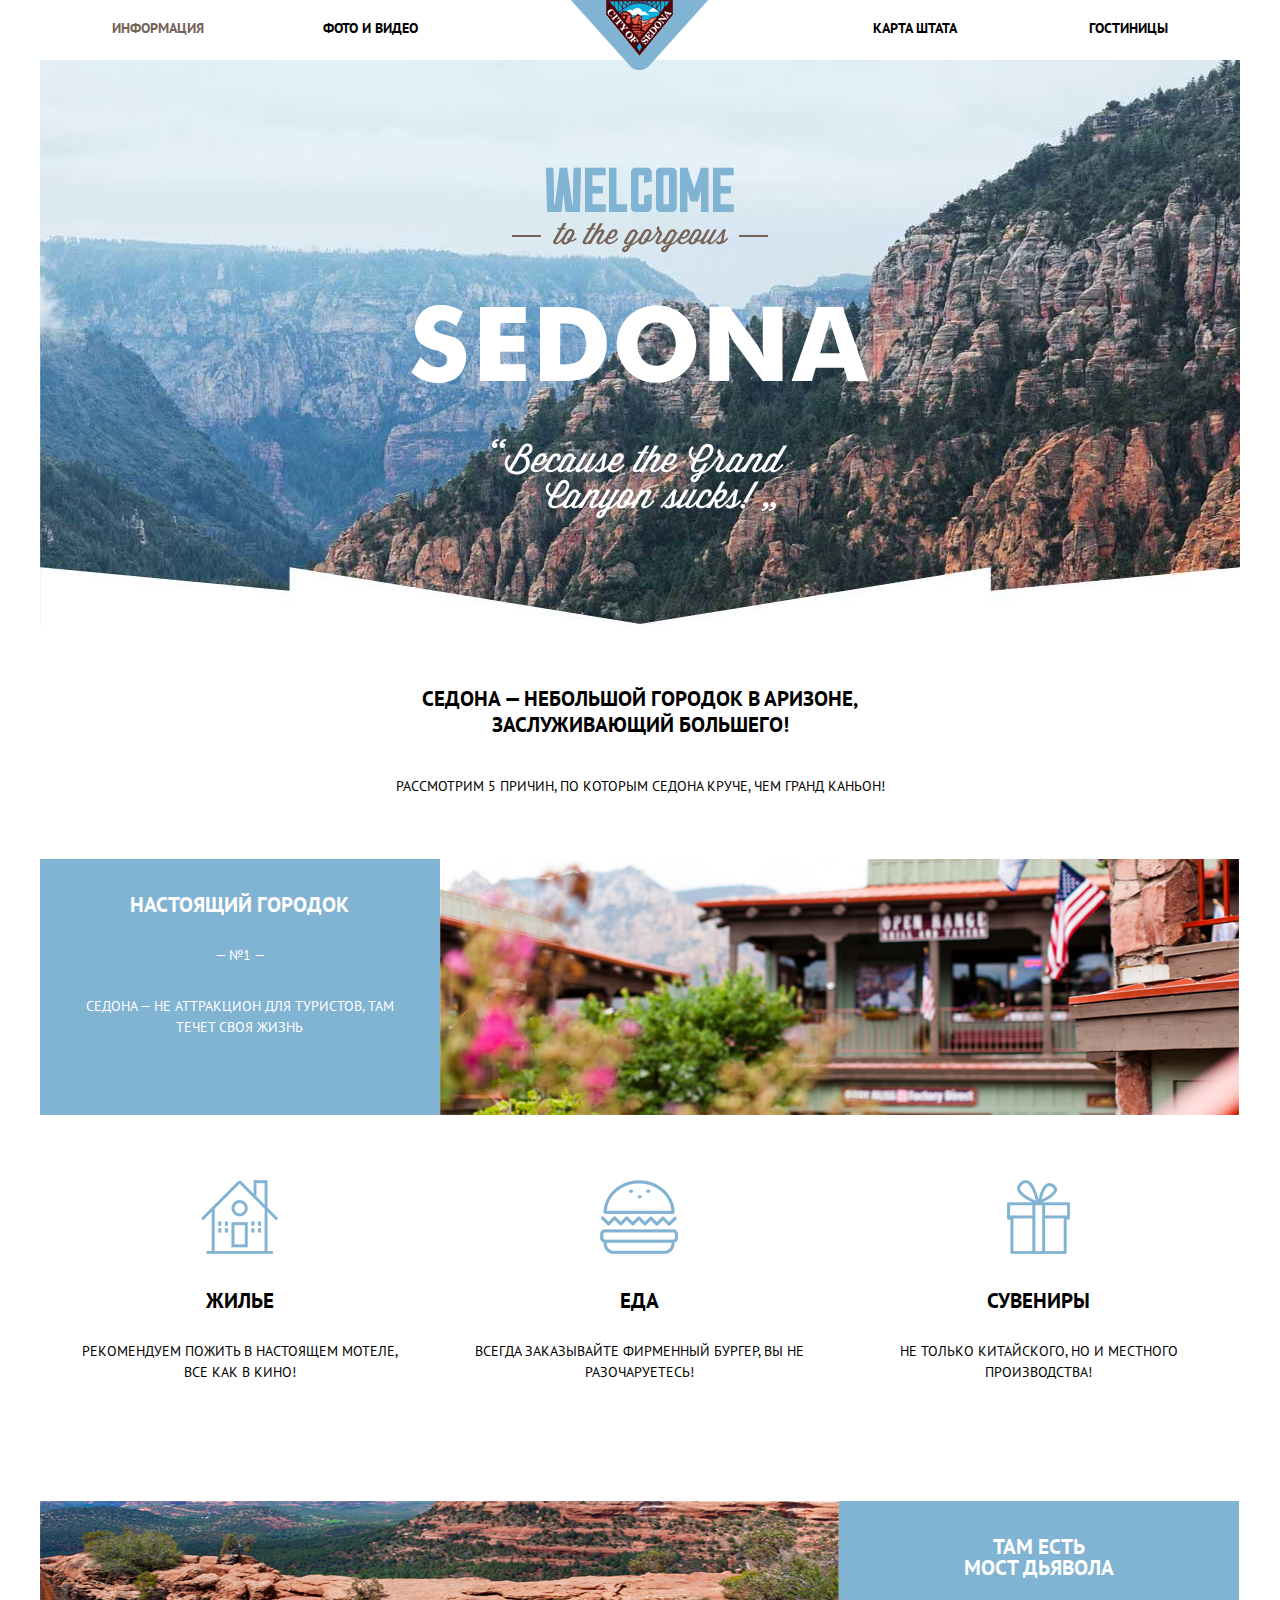
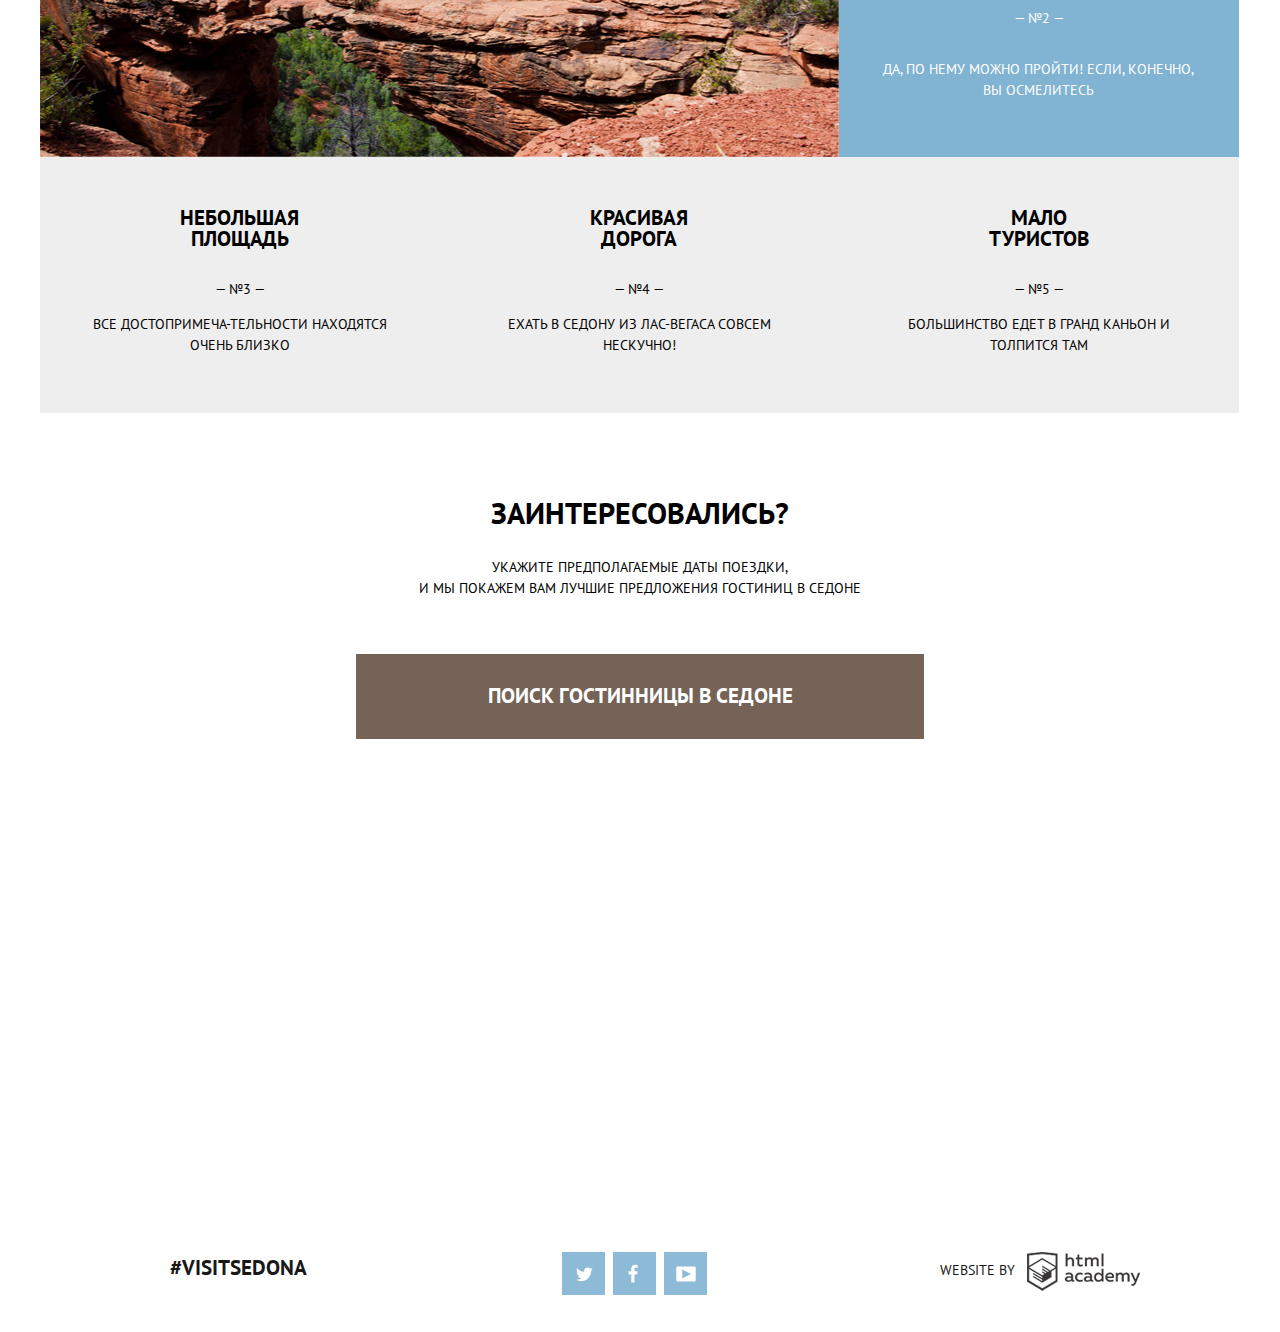
<file: sedona/index.html>
<!DOCTYPE html>
<html lang="en">

<head>
    <meta charset="UTF-8">
    <title>Sedona</title>
    <link rel="stylesheet" href="css/normalize.css">
    <link rel="stylesheet" href="css/style.css">
	<link href="https://fonts.googleapis.com/css?family=PT+Sans" rel="stylesheet">
</head>

<body>
    <header class="container">
        <nav class="main-navigation">
            <ul>
                <li class="navigation-link">
                    <a href="#">Информация</a>
                </li>
                <li>
                    <a href="https://www.google.by/search?q=sedona&espv=2&biw=1366&bih=648&source=lnms&tbm=isch&sa=X&ved=0ahUKEwijr520lL3RAhXHA5oKHSF8DeMQ_AUIBigB">Фото и видео</a>
                </li>
                <li>
                    <a href="https://www.google.by/maps/place/%D0%90%D1%80%D0%B8%D0%B7%D0%BE%D0%BD%D0%B0,+%D0%A1%D0%A8%D0%90/@34.0863543,-116.4229661,6z/data=!3m1!4b1!4m5!3m4!1s0x872b08ebcb4c186b:0x423927b17fc1cd71!8m2!3d34.0489281!4d-111.0937311">Карта штата</a>
                </li>
                <li>
                    <a href="hotels.html">Гостиницы</a>
                </li>
            </ul>
        </nav>
        <div class="logo"><img src="img/logo.png" alt="logo" width="138" height="70"></div>
        
    </header>
    <main class="container-main">
    <div class="sedona-main"></div>
		<div class="slogan"><b>Седона — небольшой городок в Аризоне, заслуживающий большего!</b></div>
		<article class="advantages">
			<p>Рассмотрим 5 причин, по которым Седона круче, чем Гранд Каньон!</p>
			<section class="advantage">
				<div class="advantage-text">
					<h2 class="advantage-title">Настоящий городок</h2>
					<p>&mdash; №1 &mdash;</p>
					<p>СЕДОНА — НЕ АТТРАКЦИОН ДЛЯ ТУРИСТОВ, ТАМ ТЕЧЕТ СВОЯ ЖИЗНЬ</p>
				</div>
				<div class="advantage-img view"></div>
				<div class="city">
					<img src="img/house.png" width="77" height="74" alt="House">
					<h2 class="advantage-title">Жилье</h2>
					<p>Рекомендуем пожить в настоящем мотеле, все как в кино!</p>
				</div>
				<div class="city">
					<img src="img/food.png" width="78" height="74" alt="Food">
					<h2 class="advantage-title">Еда</h2>
					<p>Всегда заказывайте фирменный бургер, Вы не разочаруетесь!</p>
				</div>
				<div class="city">
					<img src="img/gift.png" width="63" height="74" alt="Gift">
					<h2 class="advantage-title">Сувениры</h2>
					<p>Не только китайского, но и местного производства!</p>
				</div>
			</section>
			<section class="advantage">
				<div class="advantage-img mountain"></div>
				<div class="advantage-text">
					<h2 class="advantage-title">Там есть <br>мост дьявола</h2>
					<p>&mdash; №2 &mdash;</p>
					<p>Да, по нему можно пройти! Если, конечно, Вы осмелитесь</p>
				</div>
			</section>
			<div class="advantage-item">
				<section class="item">
					<h2 class="advantage-title">Небольшая<br>площадь</h2>
					<p>&mdash; №3 &mdash;</p>
					<p>Все достопримеча-тельности находятся очень близко</p>
				</section>
				<section class="item">
					<h2 class="advantage-title">Красивая<br>дорога</h2>
					<p>&mdash; №4 &mdash;</p>
					<p>Ехать в Седону из Лас-Вегаса совсем нескучно!</p>
				</section>
				<section class="item">
					<h2 class="advantage-title">Мало<br>туристов</h2>
					<p>&mdash; №5 &mdash;</p>
					<p>Большинство едет в Гранд Каньон и толпится там</p>
				</section>
			</div>
		</article>
		<div class="form">
			<h2>Заинтересовались?</h2>
			<p>Укажите предполагаемые даты поездки,<br>и мы покажем вам лучшие предложения гостиниц в Cедоне</p>
			

			<form class="search-form" action="https://echo.htmlacademy.ru" method="post">
				<button class="btn" type="button" onclick="openForm()">Поиск гостинницы в Седоне</button>
				<div class="modal-content">
					<label>Дата заезда: </label><input class="arrival-date" type="text" name="arrival"><br>
					<label>Дата выезда: </label><input class="departure-date" type="text" name="departure"><br>
					<div class="count-adult">
						<label class="adult">Взрослые: </label>
						<input class="adult-number" type="text" name="adult" value="0">
						<div class="count-minus">-</div>
						<div class="count-plus">+</div>
					</div>
					
					<div class="count-child">
						<label class="child">Дети: </label>
						<input class="child-number" type="text" name="child" value="0">
						<div class="count-minus">-</div>
						<div class="count-plus">+</div>
					</div>
					<button class="modal-close" type="submit">Найти</button>
				</div>
			</form>
		</div>
		
		<div class="map">
			<iframe src="https://www.google.com/maps/embed?pb=!1m18!1m12!1m3!1d88115.64468118179!2d-111.79960953747872!3d34.840715054398956!2m3!1f0!2f0!3f0!3m2!1i1024!2i768!4f13.1!3m3!1m2!1s0x872da132f942b00d%3A0x5548c523fa6c8efd!2z0KHQtdC00L7QvdCwLCDQkNGA0LjQt9C-0L3QsCA4NjMzNiwg0KHQqNCQ!5e0!3m2!1sru!2sby!4v1481353046307" width="1200" height="593" frameborder="0" style="border:0" allowfullscreen></iframe>
		</div>
    </main>
    <footer class="footer">
    	<div class="container clearfix">
    		<section class="footer-hashtag"><span>#VISITSEDONA</span></section>
        	<section class="footer-social">
        		<a class="social-btn social-btn-tw" href="#">VK</a>
				<a class="social-btn social-btn-fb" href="#">FB</a>
				<a class="social-btn social-btn-youtube" href="#">IN</a>
        	</section>
        	<section class="footer-copyright">
        		<p>Website BY&nbsp;	&nbsp;</p><a href="https://htmlacademy.ru"></a>
        	</section>
        </div>
    </footer>
	
	<div class="modal-overlay"></div>
	<script src="js/script.js"></script>
</body>

</html>
</file>
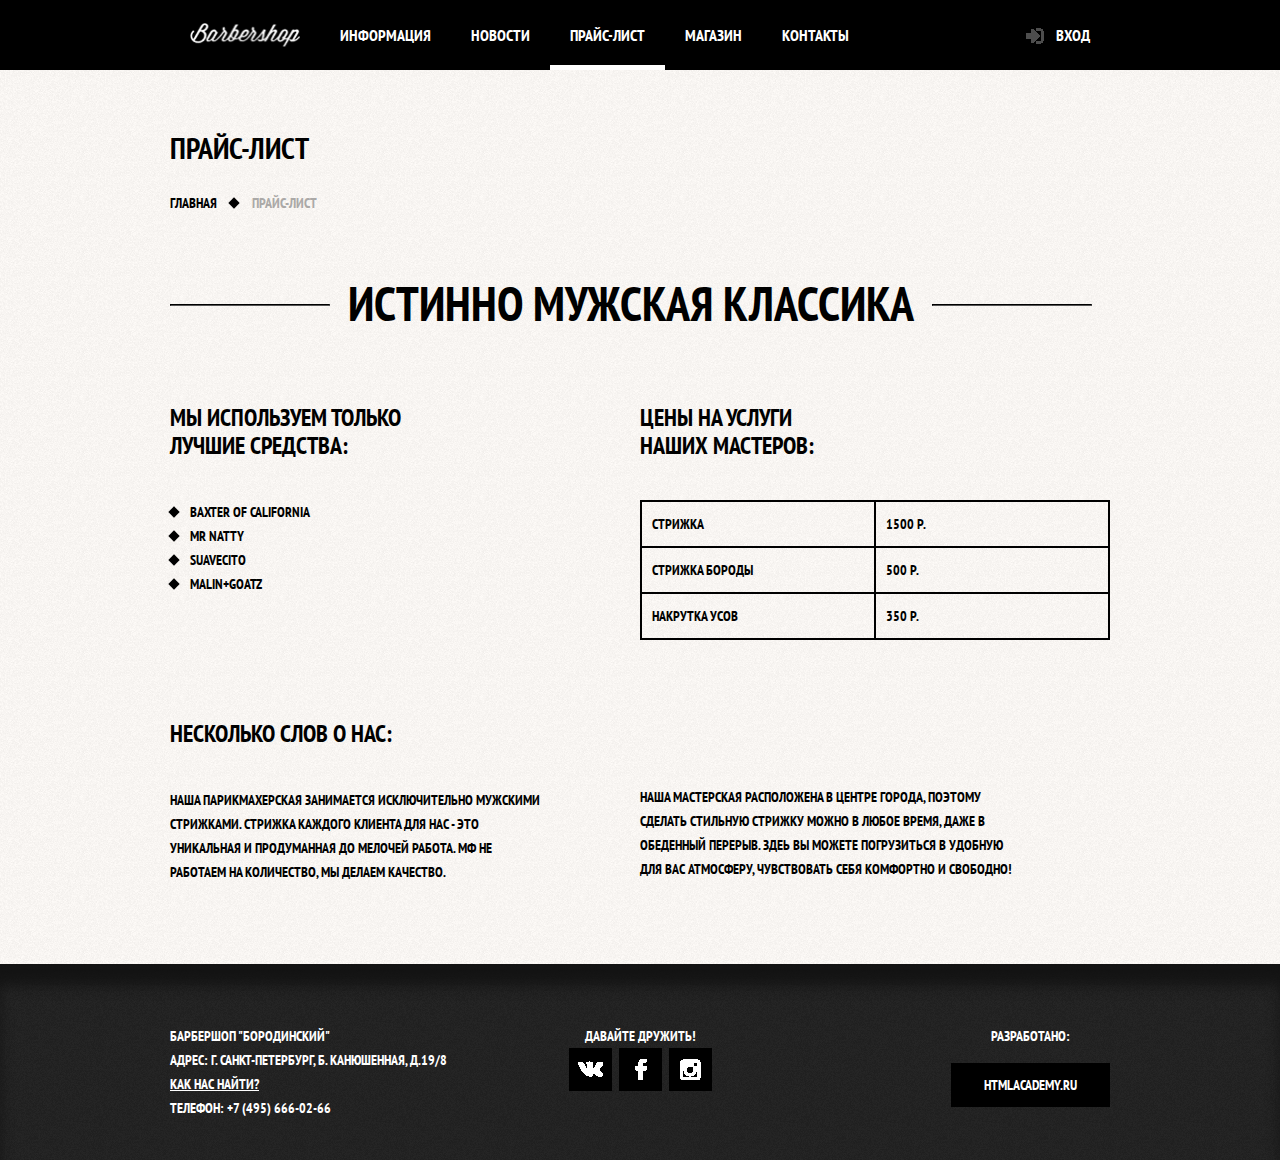
<file: barbershop/price.html>
<!DOCTYPE html>
<html lang="en">

<head>
    <meta charset="UTF-8">
    <title>Price</title>
    <link href="https://fonts.googleapis.com/css?family=PT+Sans+Narrow:700" rel="stylesheet">
	<link href="https://fonts.googleapis.com/css?family=PT+Sans+Narrow" rel="stylesheet">
	<link rel="stylesheet" href="css/normalize.css">
	<link rel="stylesheet" href="css/style.css">
</head>

<body>
	<header class="main-header">
		<div class="container clearfix"><!--Для центровки-->
			<nav class="main-navigation">
				<ul>
					<li>
						<a class="logo-navigation" href="index.html"><img src="img/logo-2page.png" width="110" height="24" alt="Barbershop"></a>
					</li>
					<li>
						<a href="#">ИНФОРМАЦИЯ</a>
					</li>
					<li>
						<a href="#">НОВОСТИ</a>
					</li>
					<li>
						<a class="navigation-link" href="price.html">ПРАЙС-ЛИСТ</a>
					</li>
					<li>
						<a href="store.html">МАГАЗИН</a>
					</li>
					<li>
						<a href="#">КОНТАКТЫ</a>
					</li>
				</ul>
			</nav>
			<div class="user-block">
				<a class="login" href="#">ВХОД</a>
			</div>
		</div> 
	</header>

    <main class="container">
    	<h1>ПРАЙС-ЛИСТ</h1>
        <div class="breadcrumbs1">
            <a href="index.html">ГЛАВНАЯ</a>
            <a class="current" href="#">ПРАЙС-ЛИСТ</a>
        </div>
        <div class="slogan">
        	<div><hr></div>
        	<div><h2>ИСТИННО МУЖСКАЯ КЛАССИКА</h2></div>
        	<div><hr></div>
    	</div>

        <div class="page-content clearfix">
        	<div class="price-content-left">
            	<h2 class="price-content-title">МЫ ИСПОЛЬЗУЕМ ТОЛЬКО<br> ЛУЧШИЕ СРЕДСТВА:</h2>
            	<ul class="materials-items">
               	 	<li>BAXTER OF CALIFORNIA</li>
                	<li>MR NATTY</li>
                	<li>SUAVECITO</li>
                	<li>MALIN+GOATZ</li>
            	</ul>
            </div>
        
         	<div class="price-content-right">
            	<h2 class="price-content-title">ЦЕНЫ НА УСЛУГИ<br>НАШИХ МАСТЕРОВ:</h2>
            	<table class="content-price">
                	<tr>
                    	<td>СТРИЖКА</td>
                    	<td>1500 Р.</td>
                	</tr>
                	<tr>
                    	<td>СТРИЖКА БОРОДЫ</td>
                    	<td>500 Р.</td>
                	</tr>
                	<tr>
                    	<td>НАКРУТКА УСОВ</td>
                    	<td>350 Р.</td>
               	 	</tr>
            	</table>
        	</div>
        </div>
		<div class="page-content clearfix">
        	<div class="price-content-left">
            	<h2 class="price-content-title">НЕСКОЛЬКО СЛОВ О НАС:</h2>
            	<p>НАША ПАРИКМАХЕРСКАЯ ЗАНИМАЕТСЯ ИСКЛЮЧИТЕЛЬНО МУЖСКИМИ СТРИЖКАМИ. СТРИЖКА КАЖДОГО КЛИЕНТА ДЛЯ НАС - ЭТО УНИКАЛЬНАЯ И ПРОДУМАННАЯ ДО МЕЛОЧЕЙ РАБОТА. МФ НЕ РАБОТАЕМ НА КОЛИЧЕСТВО, МЫ ДЕЛАЕМ КАЧЕСТВО.</p>
            </div>
        
         	<div class="price-content-right">
            	<p>НАША МАСТЕРСКАЯ РАСПОЛОЖЕНА В ЦЕНТРЕ ГОРОДА, ПОЭТОМУ СДЕЛАТЬ СТИЛЬНУЮ СТРИЖКУ МОЖНО В ЛЮБОЕ ВРЕМЯ, ДАЖЕ В ОБЕДЕННЫЙ ПЕРЕРЫВ. ЗДЕЬ ВЫ МОЖЕТЕ ПОГРУЗИТЬСЯ В УДОБНУЮ ДЛЯ ВАС АТМОСФЕРУ, ЧУВСТВОВАТЬ СЕБЯ КОМФОРТНО И СВОБОДНО!</p>
        	</div>
        </div>

            
    </main>

    <footer class="main-footer footer-shadow">
		<div class="container clearfix">
			<section class="footer-contacts">
				БАРБЕРШОП "БОРОДИНСКИЙ"<br>
				АДРЕС: Г. САНКТ-ПЕТЕРБУРГ, Б. КАНЮШЕННАЯ, Д.19/8<br>
				<a href="#">КАК НАС НАЙТИ?</a><br>
				ТЕЛЕФОН: +7 (495) 666-02-66
			</section>
			<section class="footer-social">
				<p>ДАВАЙТЕ ДРУЖИТЬ!</p>
				<a class="social-btn social-btn-vk" href="#">VK</a>
				<a class="social-btn social-btn-fb" href="#">FB</a>
				<a class="social-btn social-btn-inst" href="#">IN</a>
			</section>
			<section class="footer-copyright">
				<p>РАЗРАБОТАНО:</p>
				<a class="btn" href="https://htmlacademy.ru">HTMLACADEMY.RU</a>
			</section>
		</div>
	</footer>
</body>

</html>
</file>
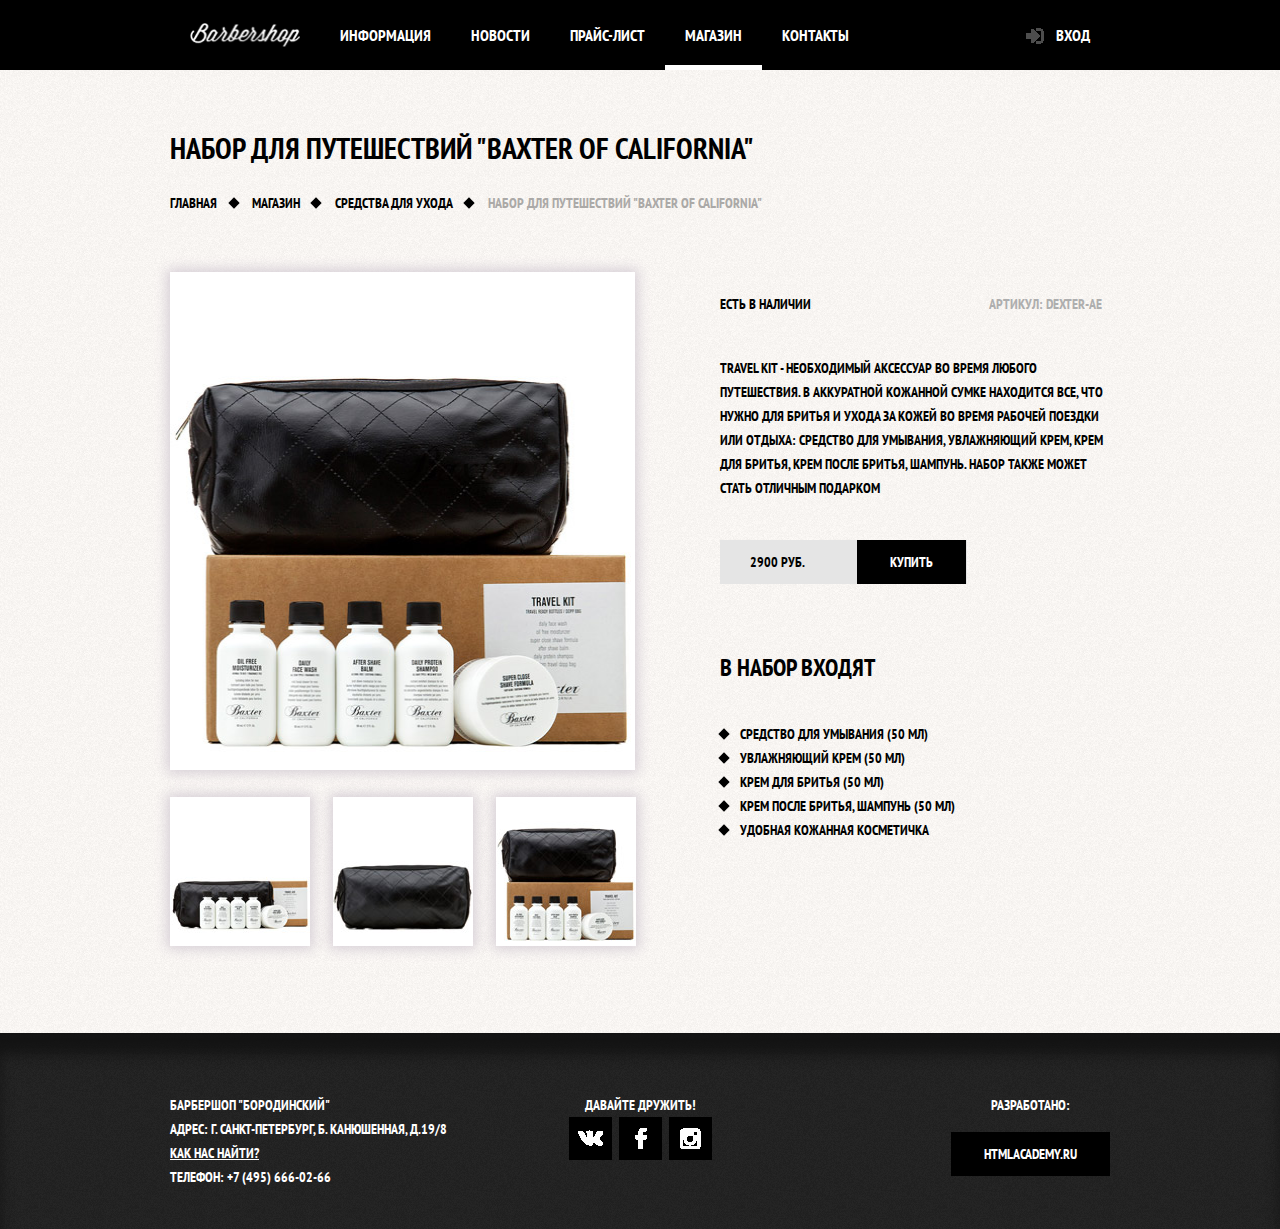
<file: barbershop/product.html>
<!DOCTYPE html>
<html lang="en">
<head>
	<meta charset="UTF-8">
	<title>Product</title>
	<link href="https://fonts.googleapis.com/css?family=PT+Sans+Narrow:700" rel="stylesheet">
	<link href="https://fonts.googleapis.com/css?family=PT+Sans+Narrow" rel="stylesheet">
	<link rel="stylesheet" href="css/normalize.css">
	<link rel="stylesheet" href="css/style.css">
</head>
<body>
	<header class="main-header">
		<div class="container clearfix"><!--Для центровки-->
			<nav class="main-navigation">
				<ul>
					<li>
						<a class="logo-navigation" href="index.html"><img src="img/logo-2page.png" width="110" height="24" alt="Barbershop"></a>
					</li>
					<li>
						<a href="#">ИНФОРМАЦИЯ</a>
					</li>
					<li>
						<a href="#">НОВОСТИ</a>
					</li>
					<li>
						<a href="price.html">ПРАЙС-ЛИСТ</a>
					</li>
					<li>
						<a class="navigation-link"  href="store.html">МАГАЗИН</a>
					</li>
					<li>
						<a href="#">КОНТАКТЫ</a>
					</li>
				</ul>
			</nav>
			<div class="user-block">
				<a class="login" href="#">ВХОД</a>
			</div>
		</div> 
	</header>

    <main class="container">
    	<h1>НАБОР ДЛЯ ПУТЕШЕСТВИЙ "BAXTER OF CALIFORNIA"</h1>
        <div class="breadcrumbs2">
            <a href="index.html">ГЛАВНАЯ</a>
            <a href="store.html">МАГАЗИН</a>
            <a href="#">СРЕДСТВА ДЛЯ УХОДА</a>
            <a href="#" class="current">НАБОР ДЛЯ ПУТЕШЕСТВИЙ "BAXTER OF CALIFORNIA"</a>
        </div>
        
		<div class="page-content clearfix">
        	<div class="product-content-left">
            	<div class="photo-main"><img src="img/gallery-2.jpg" width="465" height="498" alt="Set of BAXTER OF CALIFORNIA"></div>
            	<div class="photo-item"><img src="img/gallery-2.1.jpg" width="140" height="149" alt="Set of BAXTER OF CALIFORNIA 1"></div>
            	<div class="photo-item"><img src="img/gallery-2.2.jpg" width="140" height="149" alt="Set of BAXTER OF CALIFORNIA 2"></div>
            	<div class="photo-item"><img src="img/gallery-2.3.jpg" width="140" height="149" alt="Set of BAXTER OF CALIFORNIA 3"></div>
            </div>
        
         	<div class="product-content-right">
            	<div class="description status">ЕСТЬ В НАЛИЧИИ</div>
				<div class="description index">АРТИКУЛ: DEXTER-AE</div>
				<div class="product-description">
					<p>TRAVEL KIT - НЕОБХОДИМЫЙ АКСЕССУАР ВО ВРЕМЯ ЛЮБОГО ПУТЕШЕСТВИЯ. В АККУРАТНОЙ КОЖАННОЙ СУМКЕ НАХОДИТСЯ ВСЕ, ЧТО НУЖНО ДЛЯ БРИТЬЯ И УХОДА ЗА КОЖЕЙ ВО ВРЕМЯ РАБОЧЕЙ ПОЕЗДКИ ИЛИ ОТДЫХА: СРЕДСТВО ДЛЯ УМЫВАНИЯ, УВЛАЖНЯЮЩИЙ КРЕМ, КРЕМ ДЛЯ БРИТЬЯ, КРЕМ ПОСЛЕ БРИТЬЯ, ШАМПУНЬ. НАБОР ТАКЖЕ МОЖЕТ СТАТЬ ОТЛИЧНЫМ ПОДАРКОМ</p>
						<div class="product-price">
							<span>2900 РУБ.</span>
							<a href="#" class="btn">КУПИТЬ</a>
						</div>
				</div>
				<div class="composition">
				<h2 class="product-content-title">В НАБОР ВХОДЯТ</h2>
					<ul class="product-items">
						<li>СРЕДСТВО ДЛЯ УМЫВАНИЯ (50 МЛ)</li>
						<li>УВЛАЖНЯЮЩИЙ КРЕМ (50 МЛ)</li>
						<li>КРЕМ ДЛЯ БРИТЬЯ (50 МЛ)</li>
						<li>КРЕМ ПОСЛЕ БРИТЬЯ, ШАМПУНЬ (50 МЛ)</li>
						<li>УДОБНАЯ КОЖАННАЯ КОСМЕТИЧКА</li>
					</ul>
				</div>
			
        	</div>
        </div>
    </main>


		
			
		

    <footer class="main-footer footer-shadow">
		<div class="container clearfix">
			<section class="footer-contacts">
				БАРБЕРШОП "БОРОДИНСКИЙ"<br>
				АДРЕС: Г. САНКТ-ПЕТЕРБУРГ, Б. КАНЮШЕННАЯ, Д.19/8<br>
				<a href="#">КАК НАС НАЙТИ?</a><br>
				ТЕЛЕФОН: +7 (495) 666-02-66
			</section>
			<section class="footer-social">
				<p>ДАВАЙТЕ ДРУЖИТЬ!</p>
				<a class="social-btn social-btn-vk" href="#">VK</a>
				<a class="social-btn social-btn-fb" href="#">FB</a>
				<a class="social-btn social-btn-inst" href="#">IN</a>
			</section>
			<section class="footer-copyright">
				<p>РАЗРАБОТАНО:</p>
				<a class="btn" href="https://htmlacademy.ru">HTMLACADEMY.RU</a>
			</section>
		</div>
	</footer>
</body>
</html>
</file>
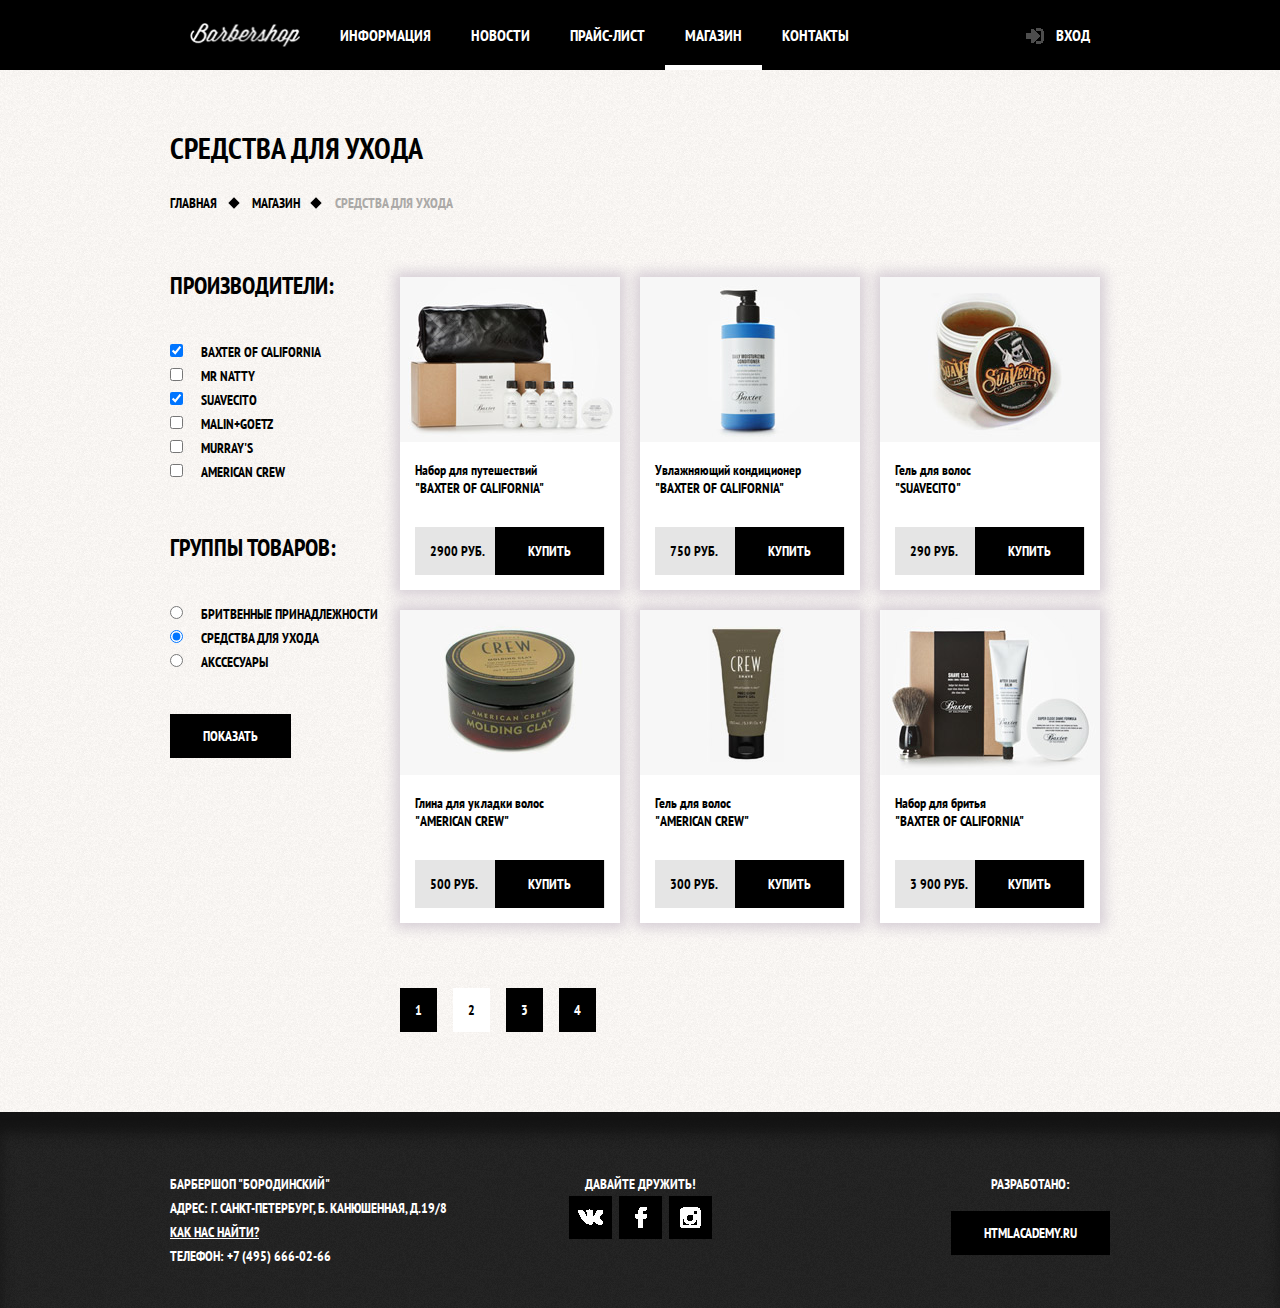
<file: barbershop/store.html>
<!DOCTYPE html>
<html lang="en">
<head>
	<meta charset="UTF-8">
	<title>Store</title>
	<link href="https://fonts.googleapis.com/css?family=PT+Sans+Narrow:700" rel="stylesheet">
	<link href="https://fonts.googleapis.com/css?family=PT+Sans+Narrow" rel="stylesheet">
	<link rel="stylesheet" href="css/normalize.css">
	<link rel="stylesheet" href="css/style.css">
</head>
<body>
	<header class="main-header">
		<div class="container clearfix"><!--Для центровки-->
			<nav class="main-navigation">
				<ul>
					<li>
						<a class="logo-navigation" href="index.html"><img src="img/logo-2page.png" width="110" height="24" alt="Barbershop"></a>
					</li>
					<li>
						<a href="#">ИНФОРМАЦИЯ</a>
					</li>
					<li>
						<a href="#">НОВОСТИ</a>
					</li>
					<li>
						<a href="price.html">ПРАЙС-ЛИСТ</a>
					</li>
					<li>
						<a class="navigation-link"  href="store.html">МАГАЗИН</a>
					</li>
					<li>
						<a href="#">КОНТАКТЫ</a>
					</li>
				</ul>
			</nav>
			<div class="user-block">
				<a class="login" href="#">ВХОД</a>
			</div>
		</div> 
	</header>

    <main class="container">
    	<h1>СРЕДСТВА ДЛЯ УХОДА</h1>
    	<div class="breadcrumbs">
            <a href="index.html">ГЛАВНАЯ</a>
            <a href="#">МАГАЗИН</a>
            <a href="product.html" class="current">СРЕДСТВА ДЛЯ УХОДА</a>
        </div>
		<div class="page-content clearfix">
        	<div class="store-content-left">
            	<form>
            		<h2 class="store-content-title">ПРОИЗВОДИТЕЛИ:</h2>
            		<label><input type="checkbox" name="baxter" checked>&nbsp;&nbsp;&nbsp;&nbsp;&nbsp;&nbsp;BAXTER OF CALIFORNIA</label><br>
            		<label><input type="checkbox" name="natty">&nbsp;&nbsp;&nbsp;&nbsp;&nbsp;&nbsp;MR NATTY</label><br>
            		<label><input type="checkbox" name="suavecito" checked>&nbsp;&nbsp;&nbsp;&nbsp;&nbsp;&nbsp;SUAVECITO</label><br>
            		<label><input type="checkbox" name="malinGoetz">&nbsp;&nbsp;&nbsp;&nbsp;&nbsp;&nbsp;MALIN+GOETZ</label><br>
            		<label><input type="checkbox" name="murray">&nbsp;&nbsp;&nbsp;&nbsp;&nbsp;&nbsp;MURRAY'S</label><br>
            		<label><input type="checkbox" name="crew">&nbsp;&nbsp;&nbsp;&nbsp;&nbsp;&nbsp;AMERICAN CREW</label><br>
					<h2 class="store-content-title">ГРУППЫ ТОВАРОВ:</h2>
					<label><input type="radio" name="group" value="shaver">&nbsp;&nbsp;&nbsp;&nbsp;&nbsp;&nbsp;БРИТВЕННЫЕ ПРИНАДЛЕЖНОСТИ</label><br>
					<label><input type="radio" name="group" value="care" checked>&nbsp;&nbsp;&nbsp;&nbsp;&nbsp;&nbsp;СРЕДСТВА ДЛЯ УХОДА</label><br>
					<label><input type="radio" name="group" value="accessory">&nbsp;&nbsp;&nbsp;&nbsp;&nbsp;&nbsp;АКССЕСУАРЫ</label><br>
					<input class="btn" type="submit" value="ПОКАЗАТЬ">
            	</form>
            </div>
        
            <div class="store-content-right">
            	<div class="gallery-items">
            		<img src="img/gallery-3.1.jpg" width="220" height="165" alt="BAXTER OF CALIFORNIA">
            		<div><a href="product.html"><span>Набор для путешествий</span></a><br><a href="product.html"><span>"BAXTER OF CALIFORNIA"</span></a></div>
            		<div class="gallery-price"><span>2900 РУБ.</span>
					<a href="product.html" class="btn">КУПИТЬ</a></div>
            	</div>
            	<div class="gallery-items">
            		<img src="img/gallery-3.2.jpg" width="220" height="165" alt="BAXTER OF CALIFORNIA">
            		<div><a href="#"><span>Увлажняющий кондиционер</span></a><br><a href="#"><span>"BAXTER OF CALIFORNIA"</span></a></div>
            		<div class="gallery-price"><span>750 РУБ.</span>
					<a href="product.html" class="btn">КУПИТЬ</a></div>
            	</div>
            	<div class="gallery-items">
            		<img src="img/gallery-3.3.jpg" width="220" height="165" alt="SUAVECITO">
            		<div><a href="#"><span>Гель для волос</span></a><br><a href="#"><span>"SUAVECITO"</span></a></div>
            		<div class="gallery-price"><span>290 РУБ.</span>
					<a href="#" class="btn">КУПИТЬ</a></div>
            	</div>
            	<div class="gallery-items">
            		<img src="img/gallery-3.4.jpg" width="220" height="165" alt="AMERICAN CREW">
            		<div><a href="#"><span>Глина для укладки волос</span></a><br><a href="#"><span>"AMERICAN CREW"</span></a></div>
            		<div class="gallery-price"><span>500 РУБ.</span>
					<a href="#" class="btn">КУПИТЬ</a></div>
            	</div>
            	<div class="gallery-items">
            		<img src="img/gallery-3.5.jpg" width="220" height="165" alt="AMERICAN CREW">
            		<div><a href="#"><span>Гель для волос</span></a><br><a href="#"><span>"AMERICAN CREW"</span></a></div>
            		<div class="gallery-price"><span>300 РУБ.</span>
					<a href="#" class="btn">КУПИТЬ</a></div>
            	</div>
            	<div class="gallery-items">
            		<img src="img/gallery-3.6.jpg" width="220" height="165" alt="BAXTER OF CALIFORNIA">
            		<div><a href="#"><span>Набор для бритья</span></a><br><a href="#"><span>"BAXTER OF CALIFORNIA"</span></a></div>
            		<div class="gallery-price"><span>3 900 РУБ.</span>
					<a href="#" class="btn">КУПИТЬ</a></div>
            	</div>
            	<div class="gallery-page">
					<div class="paginator">
            			<a class="btn" href="#">1</a>
            			<a class="btn current" href="#">2</a>
            			<a class="btn" href="#">3</a>
            			<a class="btn" href="#">4</a>
					</div>
				</div>
            </div>
            
        </div>

	</main>

    <footer class="main-footer footer-shadow">
		<div class="container clearfix">
			<section class="footer-contacts">
				БАРБЕРШОП "БОРОДИНСКИЙ"<br>
				АДРЕС: Г. САНКТ-ПЕТЕРБУРГ, Б. КАНЮШЕННАЯ, Д.19/8<br>
				<a href="#">КАК НАС НАЙТИ?</a><br>
				ТЕЛЕФОН: +7 (495) 666-02-66
			</section>
			<section class="footer-social">
				<p>ДАВАЙТЕ ДРУЖИТЬ!</p>
				<a class="social-btn social-btn-vk" href="#">VK</a>
				<a class="social-btn social-btn-fb" href="#">FB</a>
				<a class="social-btn social-btn-inst" href="#">IN</a>
			</section>
			<section class="footer-copyright">
				<p>РАЗРАБОТАНО:</p>
				<a class="btn" href="https://htmlacademy.ru">HTMLACADEMY.RU</a>
			</section>
		</div>
	</footer>
</body>
</html>
</file>
<file: barbershop/css/style.css>
html,
body {
    min-width: 960px;
    font-weight: 700;
    font-size: 14px;
    line-height: 24px;
    font-family: "PT Sans Narrow", sans-serif;
    background: #ffffff url("../img/content-fon.png");
}
.major {
	background: #000000 url("../img/body-bg.jpg") no-repeat center top;
    color: #ffffff;
}
.main-header {
    margin-bottom: 60px;
    color: #ffffff;
    background: #000000;
}

/*распорка*/
.clearfix::after {
    content: "";
    display: table;
    clear: both;
}

.container {
    width: 940px;
    padding: 0 10px;
    margin: 0 auto;
}

.main-navigation {
    float: left;
    width: 780px;
}
.main-navigation ul {
	list-style: none;
	padding: 0;
	margin: 0;
	font-size: 0;
}
.main-navigation li {
	display: inline-block;
	vertical-align: top;
	font-size: 16px;
	line-height: 20px;
}
.main-navigation a {
	display: block;
	padding: 25px 20px;
	color: #ffffff;
	text-decoration: none;
}
.main-navigation a:hover {
	background: #242424;
}
.main-footer {
    margin-top: 65px;
    padding-top: 60px;
    padding-bottom: 40px;
    color: #ffffff;
    background: #252525 url("../img/bg_footer.png")
}

.footer-contacts {
    float: left;
    width: 320px;
    margin-right: 60px;
}
.footer-contacts a {
	color: #ffffff;
}
.footer-contacts a:hover {
	text-decoration: none;
}
.footer-social {
    float: left;
    width: 180px;
    text-align: center;
}
.footer-social p {
   margin: 0;
   margin-right: 0;

}
.social-btn {
	display: inline-block;
	width: 43px;
	height: 43px;
	margin: 0 2px;
	background: #000000 url("../img/sprite.png") no-repeat center;
	font-size: 0;
	vertical-align: top;
	text-decoration: none;
	
}
.social-btn:hover {
	background: #ffffff url("../img/sprite-white.png") no-repeat center;
}
.social-btn-vk {
	background-position: -52px 5px;
}
.social-btn-fb {
	background-position: -133px 11px;
}
.social-btn-inst {
	background-position: -185px 5px;
}
.social-btn-vk:hover {
	
	background-position: -25px 14px;
}
.social-btn-fb:hover {
	
	background-position: 15px 11px;
}
.social-btn-inst:hover {
	
	background-position: -68px 11px;
}
.footer-copyright {
	float: right;
	max-width: 180px;
} 
.footer-copyright p {
	margin: 0;
	margin-bottom: 15px;
	text-align: center;
}
.footer-copyright .btn {
	margin-right: 0;
}
.footer-copyright .btn:hover {
	color: #000000;
	background-color: #ffffff;
}
.main-navigation .navigation-link {
	padding: 25px 20px 20px 20px;
	border-bottom: 5px solid #ffffff;
}

.user-block {
    float: right;
    max-width: 140px;
}
.login {
	position: relative;
	display: inline-block;
	vertical-align: top;
	padding: 25px 20px;
	padding-left: 50px;
	font-size: 16px;
	line-height: 20px;
	color: #ffffff;
	text-decoration: none;
}
.login:hover {
	background: #242424;
}
.login::before {
	content: "";
	position: absolute;
	top: 28px;
	left: 20px;
	width: 18px;
	height: 18px;
	background: url("../img/sprite.png") no-repeat;
	background-position: -8px -5px;
	opacity: 0.3;
}
.login:hover::before {
	opacity: 1;
}
.btn {
	display: inline-block;
	margin-right: 16px;
	padding: 10px 33px;
	vertical-align: top;
	text-align: center;
	font-weight: 700;
    font-size: 14px;
    line-height: 24px;
    font-family: "PT Sans Narrow", sans-serif;
	text-decoration: none;
	color: #ffffff;
	background-color: #000000;
	border: none;
	outline: none;
	cursor: pointer;
}
.btn:hover,
.btn:active {
	background-color: #663d15;
}
.btn.disabled,
.btn:disabled {
	cursor: default;
	opacity: 0.5;
}
.btn.disabled:hover,
.btn:disabled:hover {
	background-color: #000000;
}

/*for store,price,product*/
.main-navigation .logo-navigation {
	padding-top: 23px;
	padding-bottom: 19px;
}
main>h1 {
	font-size: 30px;
	line-height: 36px;
	margin: 0;
	padding: 0;
	margin-bottom: 25px;
}
.page-content {
    padding: 0;
    margin: 0;
    margin-bottom: 80px;
    color: #000000;
}

/*first page styles*/
.index-logo {
    height: 204px;
    width: 368px;
    margin: 0 auto;
    margin-bottom: 25px;
}
.index-logo img {
	height: 204px;
    width: 368px;
}

.features {
    margin-bottom: 80px;
}

.features-item {
    float: left;
    width: 300px;
    margin-right: 20px;
    text-align: center;
}

.features-item:last-child {
    margin-right: 0;
}
.features-name {
	position: relative;
	display: block;
	font-size: 30px;
	line-height: 42px;
	padding-bottom: 35px;
	margin-bottom: 30px;
}
.features-name::after {
	content: "";
	display: block;
	width: 20px;
	height: 20px;
	background-color: #ffffff;
	position: absolute;
	bottom: 0;
	left: 50%;
	margin-left: -10px;
	transform: rotate(45deg);
}
.features-item p {
	margin: 10px;
	margin-bottom: 0;
}
.index-content {
    padding: 50px 80px;
    margin-bottom: 35px;
    background:
    url("../img/separator.png") no-repeat center,
    #f8f5f2 url("../img/content-fon.png");
    color: #000000;
}
.index-content-title {
	font-size: 30px;
	line-height: 42px;
	margin: 0;
	margin-bottom: 25px;
}
.index-content p {
	margin: 0;
	margin-bottom: 25px;
}
.index-content-left {
    float: left;
   width: 380px;
}

.index-content-right {
    float: right;
    width: 300px;
}
.news-preview {
	margin: 0;
	padding: 0;
	padding-right: 45px;
	list-style: none;
}
.news-preview li {
	margin-bottom: 25px;
}
.news-preview p {
	margin-bottom: 0;
}
.news-preview time {
	text-transform: none;
	font-weight: 400;
}
.gallery {
	position: relative;
	height: 260px;
}
.gallery-content {
	height: 164px;
	margin: 0;
	border: 7px solid #ffffff;
	background-color: #cccccc;
}
.gallery-content img {
	width: 286px;
	height: 164px;
}
.gallery .btn {
	position: absolute;
	bottom: 0;
	width: 140px;
	margin: 0;
}
.gallery-prev {
	left: 0;
}
.gallery-next {
	right: 0;
}
.appointment-form input {
	float: left;
	margin-right: 20px;
	margin-bottom: 20px;
	background-color: #f9f6f3;
	border: 2px solid #000000;
	outline: none;
	font-size: 14px;
    line-height: 24px;
    font-family: "PT Sans Narrow", sans-serif;
    color: #000000;
    width: 106px;
    padding: 7px 15px;
}
.appointment-form input:nth-child(2n) {
	margin-right: 0;
}
.appointment-form .btn {
	clear: both;
	width: 100%;
}
.appointment-form input:focus {
	border: 2px solid #663d15;
}

/*store styles*/

.breadcrumbs {
	display: inline-block;
	
}
.breadcrumbs a {
    position: relative;
    float: left;
    padding-right: 35px;
    text-decoration: none;
    color: #000000;
}
.breadcrumbs a:nth-child(1)::after,
.breadcrumbs a:nth-child(2)::after {
	content: "";
	display: block;
	width: 8px;
	height: 8px;
	background-color: #000000;
	position: absolute;
	bottom: 8px;
	left: 60px;
	transform: rotate(45deg);
}
.breadcrumbs .current {
	color: #aba9a7;
}

.store-content-left {
    float: left;
   	width: 230px;
   	margin: 0;
}
.store-content-title {
	font-size: 24px;
	line-height: 28px;
	margin-bottom: 40px;
	margin-top: 50px;
}
.store-content input  {
	margin-bottom: 20px;
} 
label:hover {
	color: #663d15;
}
.store-content-left .btn {
	margin-top: 40px;
}
.store-content-right {
    float: right;
   	width: 710px;
   	margin: 0;
   	margin-top: 55px;
   	font-size: 0;
}
.gallery-items {
	display: inline-block;
	vertical-align: top;
	margin-left: 0;
	font-size: 14px;
	line-height: 18px;
	width: 220px;
	margin-right: 20px;
	margin-bottom: 20px;
	background-color: #ffffff;
	-webkit-box-shadow: 0px 0px 12px 5px rgba(214,206,214,1);
	-moz-box-shadow: 0px 0px 12px 5px rgba(214,206,214,1);
	box-shadow: 0px 0px 12px 5px rgba(214,206,214,1);
}
.gallery-items:nth-child(3n) {
	margin-right: 0;
}
.gallery-items div {
	padding: 15px;
}
.gallery-items a {
	text-decoration: none;
	color: #000000;
	font-size: 14px;
	line-height: 18px;
}
.gallery-price {
	position: relative;
	margin: 15px;
	padding: 0;
	background-color: #e5e5e5; 
}
.gallery-price a {
	color: #ffffff;
	position: absolute;
	top: 0;
	right: -15px;
	padding: 15px 33px;
}
.gallery-page {
	margin-top: 45px;

}
.paginator .btn {
	padding-left: 15px;
	padding-right: 15px;
}
.gallery-page .current {
	background: #ffffff;
	color: #000000;
}
.footer-shadow {
	-webkit-box-shadow: inset 0px 22px 13px -1px rgba(17,17,17,0.86);
	-moz-box-shadow: inset 0px 22px 13px -1px rgba(17,17,17,0.86);
	box-shadow: inset 0px 22px 13px -1px rgba(17,17,17,0.86);
}
 /*price page styles*/
.breadcrumbs1 {
	display: inline-block;
	margin-bottom: 50px;
}
.breadcrumbs1 a {
    position: relative;
    float: left;
    padding-right: 35px;
    text-decoration: none;
    color: #000000;
}
.breadcrumbs1 a:first-child::after {
	content: "";
	display: block;
	width: 8px;
	height: 8px;
	background-color: #000000;
	position: absolute;
	bottom: 8px;
	left: 60px;
	transform: rotate(45deg);
}
.breadcrumbs1 .current {
	color: #aba9a7;
}
.slogan h2 {
	margin: 0;
	margin-right: 15px;
	margin-left: 15px;
	padding: 0;
	text-align: center;
	font-size: 48px;
	line-height: 62px;
}
.slogan div {
	display: inline-block;
	font-size: 0;

}
.slogan div:nth-child(odd) {
	width: 17%;
	padding-bottom: 15px;
}
hr {
	border-color: #000000;
	border-size: 5px;
}
.slogan {
	margin-bottom: 70px;
}
.price-content-title {
	font-size: 24px;
	line-height: 28px;
	margin: 0;
}
.price-content-left {
    float: left;
   	width: 470px;
   	margin: 0;
}
.materials-items {
	margin: 0;
	padding: 0;
	margin-top: 40px;
	list-style: none;
}
.materials-items li {
	padding-left: 20px;
	position: relative;
}
.materials-items li::before {
	content: "";
	display: block;
	width: 8px;
	height: 8px;
	background-color: #000000;
	position: absolute;
	bottom: 8px;
	left: 0;
	transform: rotate(45deg);
}
.price-content-right {
    float: right;
    width: 470px;
    margin: 0;
}
.content-price {
	border-collapse: collapse;
	margin-top: 40px;
	width: 100%;
}
.content-price td {
	border: 2px solid #000000;
	padding: 10px;
	width: 50%;
}
.price-content-left p,
.price-content-right p {
	margin: 0;
	margin-top: 40px;
	padding-right: 90px;
}
.price-content-right p {
	margin-top: 65px;
}

/*product page styles*/
.breadcrumbs2 {
	display: inline-block;
	margin-bottom: 50px;
}
.breadcrumbs2 a {
    position: relative;
    float: left;
    padding-right: 35px;
    text-decoration: none;
    color: #000000;
}
.breadcrumbs2 a:nth-child(1)::after,
.breadcrumbs2 a:nth-child(2)::after,
.breadcrumbs2 a:nth-child(3)::after  {
	content: "";
	display: block;
	width: 8px;
	height: 8px;
	background-color: #000000;
	position: absolute;
	bottom: 8px;
	left: 60px;
	transform: rotate(45deg);
}
.breadcrumbs2 a:nth-child(3)::after {
	left: 130px;
}
.breadcrumbs2 .current {
	color: #aba9a7;
}
.product-content-left {
    float: left;
   	width: 470px;
   	padding: 0;
   	margin: 0;
   	margin-right: 60px;
}
.photo-main img {
	margin-bottom: 20px;
	padding: 0;
	-webkit-box-shadow: 0px 0px 12px 3px rgba(214,206,214,1);
	-moz-box-shadow: 0px 0px 12px 3px rgba(214,206,214,1);
	box-shadow: 0px 0px 12px 3px rgba(214,206,214,1);
}
.photo-item {
	display: inline-block;
	margin-right: 20px;
	
}

.photo-item img {
	-webkit-box-shadow: 0px 0px 12px 3px rgba(214,206,214,1);
	-moz-box-shadow: 0px 0px 12px 3px rgba(214,206,214,1);
	box-shadow: 0px 0px 12px 3px rgba(214,206,214,1);
}
.photo-item:last-child {
	margin-right: 0;
}
.product-content-right {
    float: right;
    margin: 0;
	padding: 0;
    width: 390px;
}
.description {
	display: inline-block;
	margin-top: 20px;
	padding: 0;
}
.status {
	margin-right: 175px;
}
.index {
	margin-right: 0;
	color: #aeaeae;
}

.product-description p {
	margin: 0;
	margin-top: 40px;
}
.product-price {
	position: relative;
	width: 187px;
	margin-top: 40px;
	padding: 10px 30px;
	background-color: #e5e5e5; 
}
.product-price a {
	color: #ffffff;
	position: absolute;
	bottom: 0;
	right: -15px;
}
.product-content-title {
	font-size: 24px;
	line-height: 28px;
	margin-bottom: 40px;
	margin-top: 70px;
}
.product-items {
	margin: 0;
	padding: 0;
	margin-top: 40px;
	list-style: none;
}
.product-items li {
	padding-left: 20px;
	position: relative;
}
.product-items li::before {
	content: "";
	display: block;
	width: 8px;
	height: 8px;
	background-color: #000000;
	position: absolute;
	bottom: 8px;
	left: 0;
	transform: rotate(45deg);
}
</file>
<file: pink/css/style.css>
html {
	box-sizing: border-box;
}

*,
*:before,
*:after {
	box-sizing: border-box;
}

body {
	display: -ms-flexbox;
	display: flex;
	overflow-x: hidden;
	-ms-flex-direction: column;
	flex-direction: column;
	min-width: 320px;
	max-width: 1440px;
	margin: 0 auto;
	font-family: "Open Sans", sans-serif;
	font-size: 0.875em;
	font-weight: 400;
	color: #000000;
}

body .page-header {
	position: relative;
	width: 100%;
	min-width: 320px; /*max-width: 1440px;*/
	margin: 0 auto;
}

body .page-main {
	display: -ms-flexbox;
	display: flex;
	-ms-flex-direction: column;
	flex-direction: column;
	min-width: 320px; /*x-width: 1440px;*/
}

body .page-footer {
	min-width: 320px; /*max-width: 1440px;*/
}

.page-header__inner {
	position: absolute;
	right: 0;
	left: 0;
	color: #ffffff;
}

.page-header__inner-ld {
	display: none;
}

/*Navigation of mobile layout*/

.main-nav__toggle {
	display: -ms-flexbox;
	display: flex;
	padding: 21px 6%;
	opacity: 0.7;
	background: #1d2631;
	-ms-flex-pack: justify;
	justify-content: space-between;
}

.main-nav__toggle a:active svg {
	fill: #6c7682;
}

.main-nav__toggle .main-nav__toggle-menu {
	display: block;
	width: 50px;
	height: 24px;
}

.main-nav__toggle .main-nav__toggle-menu .menu-icon {
	width: 50px;
	height: 5px;
	margin: 5px 0;
	background: #ffffff;
}

.main-nav__toggle .main-nav__toggle-menu .menu-icon:first-child {
	margin-top: 0;
}

.main-nav__toggle .main-nav__toggle-menu:hover .menu-icon {
	background: #d22856;
}

.main-nav__toggle .main-nav__toggle-menu:active .menu-icon {
	opacity: 0.5;
}

.main-nav__toggle a {
	display: block;
	text-decoration: none;
}

.main-nav__toggle .logo-glasses {
	display: none;
}

.main-nav__toggle .logo-glasses-pink {
	display: none;
}

.main-nav__toggle .logo-glasses-muted {
	display: none;
}

.main-nav__toggle svg {
	width: 74px;
	height: 23px;
	padding-left: 10px;
	fill: #ffffff;
}

/*Styles for open menu*/

.main-nav__toggle--open-menu {
	padding: 21px 6% 25px 6%;
	transition: all 0.3s;
	opacity: 1;
	border-bottom: 1px solid black;
	background-color: #283645;
}

.main-nav__toggle--open-menu .main-nav__toggle-menu--close {
	position: relative;
	z-index: 10;
	display: block;
	width: 50px;
	height: 24px;
	background: #283645;
}

.main-nav__toggle--open-menu .main-nav__toggle-menu--close div {
	display: none;
}

.main-nav__toggle--open-menu .main-nav__toggle-menu--close::before,
.main-nav__toggle--open-menu .main-nav__toggle-menu--close::after {
	position: absolute;
	top: 10px;
	left: 25px;
	width: 25px;
	height: 3px;
	content: "";
	border-radius: 1px;
	background-color: #ffffff;
}

.main-nav__toggle--open-menu .main-nav__toggle-menu--close::before {
	transform: rotate(45deg);
}

.main-nav__toggle--open-menu .main-nav__toggle-menu--close::after {
	transform: rotate(-45deg);
}

.main-nav__toggle--open-menu:hover .main-nav__toggle-menu--close::before,
.main-nav__toggle--open-menu:hover .main-nav__toggle-menu--close::after {
	background-color: #d22856;
}

.main-nav__toggle--open-menu:active .main-nav__toggle-menu--close::before,
.main-nav__toggle--open-menu:active .main-nav__toggle-menu--close::after {
	opacity: 0.5;
}

.main-nav__list {
	display: none;
	margin: 0;
	padding: 0;
	list-style: none;
}

.main-nav__list a:hover {
	color: #d22856;
}

.main-nav__list a:active {
	color: #f1becc;
}

.main-nav__list li {
	display: block;
	border-top: 1px solid #485461;
	border-bottom: 1px solid black;
	background: #283645;
}

.main-nav__list a {
	display: block;
	padding-top: 18px;
	padding-bottom: 21px;
	font-size: 1.125em;
	font-weight: 700;
	line-height: 32px;
	text-align: center;
	text-decoration: none;
	text-transform: uppercase;
	color: #ffffff;
}

.download {
	color: #ffffff;
}

.download__slogan {
	padding-top: 95px;
	background: url("../img/bg-photo.png") no-repeat top center;
	background-size: cover;
}

.download__slogan .download__slogan-wrap {
	width: 230px;
	margin: 0 auto 25px auto;
	font-size: 1.5em;
	font-weight: 300;
	text-align: center;
}

.download__slogan img {
	display: block;
}

.download__order {
	padding-top: 29px;
	padding-right: 5%;
	padding-bottom: 30px;
	padding-left: 5%;
	background-color: #1d2631;
}

.download__order-btn {
	display: block;
	margin: 0 auto 30px auto;
	padding-top: 18px;
	padding-bottom: 18px;
	font-family: "Open Sans", sans-serif;
	font-size: 1.125em;
	font-weight: 700;
	line-height: 18px;
	cursor: pointer;
	text-align: center;
	vertical-align: top;
	text-decoration: none;
	color: #ffffff;
	border: 4px solid #ffffff;
	border-radius: 30px;
	outline: none;
	background-color: #1d2631;
}

.download__order-btn:hover {
	color: #d22856;
	background: #ffffff;
}

.download__order-btn:active {
	color: #f1becc;
	background: #ffffff;
}

.download__order-device {
	display: -ms-flexbox;
	display: flex;
	margin-bottom: 25px;
	font-size: 0;
	-ms-flex-pack: center;
	justify-content: center;
}

.download__order-device a {
	display: block;
	width: 28%;
	height: 60px;
	text-decoration: none;
	color: #ffffff;
}

.download__order-device .apple {
	background: url("../img/apple-logo.svg") no-repeat;
	background-position: top center;
}

.download__order-device .android {
	background: url("../img/android-logo.svg") no-repeat;
	background-position: center;
}

.download__order-device .microsoft {
	background: url("../img/microsoft-logo.svg") no-repeat center;
	background-position: center;
}

.download__details {
	margin: 0 12.5% 0 12.5%;
	font-size: 0.875em;
	font-weight: 300;
	line-height: 24px;
	text-align: center;
}

.promo {
	margin-top: 50px;
}

.promo__header {
	margin-top: 0;
	margin-bottom: 10.9%;
	padding-right: 10.8%;
	padding-left: 10.8%;
	font-size: 1.5em;
	font-weight: 300;
	text-align: center;
}

.promo-wrap {
	display: -ms-flexbox;
	display: flex;
	-ms-flex-direction: column;
	flex-direction: column;
	margin: 0;
	margin-top: 9vw;
	background: linear-gradient(177deg, #ffffff 5vw, #f2f2f2 2vw);
	background-color: #f2f2f2;
}

.promo-wrap .screen320 {
	margin: 0 auto;
}

.promo-wrap .screen700 {
	display: none;
}

.promo__item-wrap {
	padding-top: 10vw;
}

.promo__item {
	margin: 30px 8%;
	line-height: 24px;
	text-align: center;
}

.promo__item .iphone_item1 {
	display: none;
}

.promo__item .promo__item-header {
	margin-top: 0;
}

.promo__item .promo__item-descr {
	margin-bottom: 0;
}

.research {
	display: none;
}

.reviews {
	margin-bottom: 45px;
}

.reviews svg {
	display: none;
}

.reviews .prev,
.reviews .next {
	display: none;
}

.slider-reviews__item {
	margin: 45px 8% 50px 8%;
	line-height: 24px;
	text-align: center;
}

.slider-reviews__item .slider-reviews__header {
	margin-top: 0;
}

.slider-reviews__item .slider-reviews__text {
	margin-bottom: 0;
}

.slider-reviews__item .slider-reviews__header2 {
	display: none;
}

.slider__pagination {
	text-align: center;
}

.slider__pagination span {
	display: inline-block;
	width: 8px;
	height: 8px;
	margin: 0 15px;
	cursor: pointer;
	transition: background-color 0.6s ease;
	vertical-align: middle;
	border-radius: 50%;
	background-color: #bbbbbb;
}

.slider__pagination .slider__pagination-active {
	width: 10px;
	height: 10px;
	border: 3px solid #283645;
	background: #ffffff;
}

.price {
	overflow-x: hidden;
	background: linear-gradient(177deg, #ffffff 5vw, #f2f2f2 2vw);
}

.price .slider__pagination {
	margin-bottom: 15px;
	text-align: center;
}

.price .slider__pagination span {
	display: inline-block;
	width: 8px;
	height: 8px;
	margin: 0 15px;
	cursor: pointer;
	transition: background-color 0.6s ease;
	vertical-align: middle;
	border-radius: 50%;
	background-color: #bbbbbb;
}

.price .slider__pagination-active {
	width: 10px;
	height: 10px;
	border: 3px solid #283645;
	background: #ffffff;
}

.price__table-wrap--full {
	display: none;
}

.price__table-wrap {
	position: relative;
	left: -87vw;
	width: 270vw;
	margin-top: 90px;
	margin-bottom: 45px;
	font-size: 0;
	transition: left 0.3s;
}

.base,
.standart,
.unlim {
	display: inline-block;
	width: 90vw;
}

.base .table__head,
.standart .table__head,
.unlim .table__head {
	padding-top: 25px;
	padding-bottom: 25px;
	font-size: 18px;
	font-weight: 300;
	line-height: 30px;
	text-align: center;
	color: #ffffff;
	border-right: 1px solid #e5e5e5;
	border-left: 1px solid #e5e5e5;
	background: #283645;
}

.base .table__row,
.standart .table__row,
.unlim .table__row {
	padding: 17px 20px;
	font-size: 14px;
	font-weight: 400;
	line-height: 30px;
	text-transform: uppercase;
	border: 1px solid #e5e5e5;
	background: #ffffff;
}

.base .table__row .yes,
.standart .table__row .yes,
.unlim .table__row .yes {
	float: right;
	fill: #3dc644;
}

.base .table__row .no,
.standart .table__row .no,
.unlim .table__row .no {
	float: right;
	fill: #f25b26;
}

.standart .table__head {
	background: #283645 url("../img/hit.png") no-repeat;
}

.contacts {
	display: -ms-flexbox;
	display: flex;
	-ms-flex-direction: column;
	flex-direction: column;
}

.contacts__header {
	width: 230px;
	margin: 40px auto;
	font-size: 1.5em;
	font-weight: 300;
	line-height: 30px;
	text-align: center;
}

.contacts__call {
	margin-bottom: 35px;
}

.contacts__call .contacts__call-header {
	margin: 0;
	font-size: 1.125em;
	font-weight: 700;
	line-height: 24px;
	text-align: center;
}

.contacts__call .contacts__call-phone {
	margin: 0;
	font-size: 1.5em;
	font-weight: 400;
	line-height: 32px;
	text-align: center;
	color: #d22856;
}

.contacts__e-mail {
	margin-bottom: 35px;
}

.contacts__e-mail .contacts__e-mail-header {
	margin: 0;
	font-size: 1.125em;
	font-weight: 700;
	line-height: 24px;
	text-align: center;
}

.contacts__e-mail .contacts__e-mail-data {
	display: block;
	font-size: 1.5em;
	font-weight: 400;
	line-height: 32px;
	cursor: pointer;
	text-align: center;
	text-decoration: none;
	color: #d22856;
}

.contacts__e-mail .contacts__e-mail-data:hover {
	text-decoration: underline;
	color: #283645;
}

.contacts__e-mail .contacts__e-mail-data:active {
	color: #bec2c7;
}

.contacts__address {
	margin-bottom: 35px;
}

.contacts__address .contacts__address-header {
	margin: 0;
	font-size: 1.125em;
	font-weight: 700;
	line-height: 24px;
	text-align: center;
}

.contacts__address .contacts__address-data {
	margin: 0;
	font-size: 1.5em;
	font-weight: 400;
	line-height: 32px;
	text-align: center;
	color: #d22856;
}

.map {
	position: relative;
	overflow: hidden;
}

.map .triangle {
	position: absolute;
	border-width: 5vw 50vw 0 50vw;
	border-style: solid;
	border-color: #ffffff transparent transparent transparent;
}

.map iframe {
	width: 100%;
	height: 100%;
	margin-top: 0;
	padding-top: 0;
}

.page-footer {
	display: none;
}

@media screen and (min-width: 700px) {

.main-nav__toggle {
	padding-bottom: 25px;
}

.main-nav__toggle a:hover .logo-glasses {
	display: none;
}

.main-nav__toggle a:hover .logo-glasses-pink {
	display: inline;
}

.main-nav__toggle a:active .logo-glasses {
	display: none;
}

.main-nav__toggle a:active .logo-glasses-pink {
	display: none;
}

.main-nav__toggle a:active .logo-glasses-muted {
	display: inline;
}

.main-nav__toggle .logo-glasses {
	display: inline;
}

.main-nav__toggle .main-nav__toggle-menu {
	margin-top: 15px;
}

.download {
	padding-top: 14vw;
	padding-left: 4vw;
	background: url("../img/hand700.png") no-repeat bottom, url("../img/bg-photo700.png") no-repeat top center;
	background-size: auto, cover;
}

.download__slogan {
	width: 335px;
	margin-bottom: 5vw;
	padding-right: 5%;
	padding-left: 5%;
	background: transparent;
}

.download__slogan .download__slogan-wrap {
	padding: 0 20px;
	font-size: 2.5em;
}

.download__slogan img {
	display: none;
}

.download__order {
	width: 335px;
	padding-bottom: 0;
	background: transparent;
}

.download__order-btn {
	margin-bottom: 6.5vw;
	background: transparent;
}

.download__order-btn:hover {
	color: #d22856;
	background: #ffffff;
}

.download__order-btn:active {
	color: #f1becc;
	background: #ffffff;
}

.download__order-device {
	margin-bottom: 6.4vw;
	-ms-flex-pack: justify;
	justify-content: space-between;
}

.download__details {
	margin-right: 0;
	margin-bottom: 15vw;
	margin-left: 0;
	font-size: 1.125em;
}

.promo__header {
	margin: 0 auto;
	font-size: 2.5em;
	font-weight: 300;
	text-align: center;
}

.promo-wrap {
	-ms-flex-direction: row;
	flex-direction: row;
	padding-top: 0;
}

.promo-wrap .screen320 {
	display: none;
}

.promo-wrap .screen700 {
	display: block;
	width: 268px;
	height: 485px;
	margin: 0 6vw;
	-ms-flex-order: 1;
	order: 1;
}

.promo__item-wrap {
	width: 50%;
	padding-top: 5vw;
	-ms-flex-order: 2;
	order: 2;
}

.promo__item {
	margin-bottom: 0;
	margin-left: 0;
	text-align: left;
}

.promo__item .iphone_item1 {
	display: none;
}

.research {
	display: block;
	margin-bottom: 50px;
	padding-top: 55px;
	text-align: center;
}

.img-time {
	display: inline-block;
	width: 262px;
	height: 284px;
}

.img-time .second24 {
	display: none;
}

.research__description {
	display: inline-block;
	width: 50%;
	padding-left: 8%;
	font-size: 1em;
	line-height: 24px;
	text-align: left;
	vertical-align: top;
}

.research__description .research__description-title {
	padding-top: 2vw;
	font-size: 1.625em;
	line-height: 36px;
}

.research__description .research__description-link {
	color: #d22856;
}

.reviews {
	margin-bottom: 0;
}

.slider-reviews__item {
	font-size: 1.125em;
}

.slider-reviews__item .slider-reviews__header {
	display: none;
}

.slider-reviews__item .slider-reviews__header2 {
	display: block;
}

.slider-reviews__item .slider-reviews__header2 h2 {
	margin: 40px 0 5px 0;
}

.price {
	background: linear-gradient(177deg, #ffffff 19%, #f2f2f2 12%);
}

.price .slider__pagination {
	display: none;
}

.price__table-wrap {
	display: none;
}

.price__table-wrap--full {
	display: block;
	margin-top: 90px;
	margin-bottom: 45px;
	padding: 0 6vw;
}

.price__table {
	width: 100%;
	margin-bottom: 40px;
	border-collapse: collapse;
}

.price__table th,
.price__table td {
	width: 25%;
}

.price__table th {
	padding-top: 15px;
	padding-bottom: 15px;
	font-size: 1em;
	font-weight: 300;
	line-height: 30px;
	text-align: center;
	color: #ffffff;
	border-right: 1px solid #e5e5e5;
	border-left: 1px solid #e5e5e5;
	background: #283645;
}

.price__table .nothing {
	border: none;
	background: #f2f2f2;
}

.price__table .stand {
	background: #283645 url("../img/hit.png") no-repeat;
	background-size: 70px auto;
}

.price__table td {
	padding: 10px 0;
	font-size: 0.875em;
	font-weight: 400;
	line-height: 30px;
	text-align: center;
	text-transform: uppercase;
	border: 1px solid #e5e5e5;
	background: #ffffff;
}

.price__table td .yes {
	fill: #3dc644;
}

.price__table td .no {
	fill: #f25b26;
}

.price__table tr > td:first-child {
	padding-left: 2.5vw;
	text-align: left;
}

.contacts {
	-ms-flex-direction: row;
	flex-direction: row;
	-ms-flex-wrap: wrap;
	flex-wrap: wrap;
}

.contacts__header {
	width: auto;
	margin: 55px auto;
	padding: 0 20vw;
	font-size: 2.5em;
	font-weight: 300;
}

.contacts__call,
.contacts__e-mail {
	-ms-flex-preferred-size: 320px;
	flex-basis: 320px;
	-ms-flex-positive: 1;
	flex-grow: 1;
}

.contacts__address,
.map {
	width: 100vw;
}

.map {
	height: 385px;
}

.page-footer {
	display: -ms-flexbox;
	display: flex;
	padding: 35px 6.5vw;
	-ms-flex-pack: justify;
	justify-content: space-between;
}

.page-footer__logo {
	-ms-flex-preferred-size: 207px;
	flex-basis: 207px;
	-ms-flex-positive: 1;
	flex-grow: 1;
}

.page-footer__logo a:hover .logo-glasses-pink {
	display: none;
}

.page-footer__logo a:hover .logo-glasses-black {
	display: inline-block;
}

.page-footer__logo a:active .logo-glasses-pink {
	display: none;
}

.page-footer__logo a:active .logo-glasses-black {
	display: none;
}

.page-footer__logo a:active .logo-glasses-muted {
	display: inline-block;
}

.page-footer__logo a:active svg {
	fill: #bec2c7;
}

.page-footer__logo img {
	display: inline-block;
}

.page-footer__logo .logo-glasses-black {
	display: none;
}

.page-footer__logo .logo-glasses-muted {
	display: none;
}

.page-footer__logo svg {
	margin-left: 10px;
	fill: #283645;
}

.page-footer__social {
	text-align: center;
	-ms-flex-preferred-size: 207px;
	flex-basis: 207px;
	-ms-flex-positive: 1;
	flex-grow: 1;
}

.page-footer__social .social-links__item {
	display: inline-block;
	width: 50px;
	height: 50px;
	border: 3px solid #e9ebec;
	border-radius: 50%;
	background: url("../img/sprite.png") no-repeat;
}

.page-footer__social .social-links__item:hover {
	border: 3px solid #283645;
}

.page-footer__social .social-links__item:active {
	border: 3px solid #e9ebec;
}

.page-footer__social .tw {
	margin-right: 10px;
	background-position: -12px -12px;
}

.page-footer__social .tw:active {
	background-position: 13px -59px;
}

.page-footer__social .fb {
	margin-right: 10px;
	background-position: -53px 12px;
}

.page-footer__social .fb:active {
	background-position: -53px -59px;
}

.page-footer__social .youtube {
	background-position: -112px 12px;
}

.page-footer__social .youtube:active {
	background-position: -112px -59px;
}

.page-footer__copyright {
	text-align: right;
	-ms-flex-preferred-size: 207px;
	flex-basis: 207px;
	-ms-flex-positive: 1;
	flex-grow: 1;
}

.page-footer__copyright p {
	display: inline-block;
	padding-top: 5px;
	text-align: right;
	vertical-align: top;
}

.page-footer__copyright a {
	display: inline-block;
	width: 28px;
	height: 32px;
	margin: 12px 5px 0 5px;
	background: url("../img/sprite.png") no-repeat;
}

.page-footer__copyright .glukhanko {
	background-position: -205px -5px;
}

.page-footer__copyright .glukhanko:hover {
	background-position: -205px -89px;
}

.page-footer__copyright .glukhanko:active {
	background-position: -205px -165px;
}

.page-footer__copyright .htmlacademy {
	background-position: -278px -6px;
}

.page-footer__copyright .htmlacademy:hover {
	background-position: -278px -90px;
}

.page-footer__copyright .htmlacademy:active {
	background-position: -278px -165px;
}

}

@media screen and (min-width: 1200px) {

.page-header__inner {
	display: none;
}

.page-header__inner-ld {
	position: absolute;
	right: 0;
	left: 0;
	display: block;
	color: #ffffff;
}

.main-nav__ld {
	display: -ms-flexbox;
	display: flex;
	padding: 21px 10.8% 40px 10.8%;
	opacity: 0.7;
	background: #1d2631;
	-ms-flex-pack: justify;
	justify-content: space-between;
}

.logo-navigation {
	margin: 0 12vw 0 0;
	padding: 0;
}

.logo-navigation .logo-ld {
	display: inline;
	width: 146px;
	height: 40px;
}

.main-nav__ld-items {
	margin: 0;
	padding: 0;
	list-style: none;
}

.main-nav__ld-items li {
	display: inline-block;
	margin-left: 4.7vw;
	font-size: 1.125em;
	line-height: 24px;
}

.main-nav__ld-items li .item-nav {
	position: relative;
	display: block;
	padding-top: 15px;
	text-align: right;
	text-decoration: none;
	color: #ffffff;
}

.main-nav__ld-items li .item-nav:hover::after {
	position: absolute;
	right: 0;
	bottom: 0;
	left: 0;
	height: 2px;
	content: "";
	background-color: #ffffff;
}

.main-nav__ld-items li .item-nav:active {
	color: #596470;
}

.main-nav__ld-items li .item-nav:active::after {
	display: none;
}

.download {
	padding: 10vw 10% 0 10%;
	background: url("../img/hand.png") no-repeat bottom, url("../img/bg-photo1200.png") no-repeat top center;
	background-size: auto, cover;
}

.download__slogan {
	margin-top: 130px;
	margin-bottom: 0;
	padding: 0;
}

.download__slogan .download__slogan-wrap {
	margin-bottom: 65px;
	padding: 0;
	font-size: 3.125em;
}

.download__slogan img {
	display: none;
}

.download__order {
	padding: 0 2%;
}

.download__order-btn {
	margin-bottom: 5vw;
}

.download__order-device {
	margin-bottom: 5vw;
}

.download__details {
	margin: 0;
	margin-bottom: 120px;
}

.promo {
	margin-top: 65px;
}

.promo__header {
	font-size: 3.25em;
	line-height: 60px;
}

.promo-wrap {
	-ms-flex-direction: row;
	flex-direction: row;
	margin-top: 0;
	padding-top: 0;
	background: linear-gradient(177deg, #ffffff 19%, #f2f2f2 12%);
}

.promo-wrap .screen320 {
	display: none;
}

.promo-wrap .screen700 {
	display: none;
}

.promo__item-wrap {
	display: -ms-flexbox;
	display: flex;
	width: auto;
	padding-right: 10.8%;
	padding-left: 10.8%;
	-ms-flex-pack: justify;
	justify-content: space-between;
	-ms-flex-order: 0;
	order: 0;
}

.promo__item {
	margin: 0;
	margin-bottom: 65px;
	font-size: 1em;
	text-align: center;
}

.promo__item .iphone_item1 {
	display: block;
	margin: 0 auto;
}

.promo__item .promo__item-header {
	margin: 0;
	padding: 40px 60px;
	font-size: 1.625em;
	line-height: 36px;
}

.promo__item .promo__item-descr {
	margin: 0;
	padding: 0 40px;
}

.research {
	margin-bottom: 70px;
	padding-bottom: 50px;
	background: #f2f2f2;
}

.img-time {
	width: 301px;
	height: 346px;
}

.img-time .first24 {
	display: none;
}

.img-time .second24 {
	display: block;
}

.reviews {
	position: relative;
}

.reviews svg {
	display: block;
	margin: 0 auto;
	fill: #efefef;
}

.reviews .prev,
.reviews .next {
	position: absolute;
	top: 50%;
	left: 15vw;
	display: block;
	width: auto;
	margin-top: -22px;
	padding: 16px;
	font-size: 2.25em;
	font-weight: 300;
	cursor: pointer;
	transition: 0.6s ease;
	color: #bec2c7;
	border-radius: 0 3px 3px 0;
}

.reviews .next {
	left: 80%;
	border-radius: 3px 0 0 3px;
}

.slider-reviews__item {
	width: 700px;
	margin: 60px auto 15px auto;
}

.slider__pagination {
	display: none;
}

.price__table-wrap--full {
	margin-top: 170px;
}

.price__table th,
.price__table td {
	width: 235px;
}

.contacts__header {
	padding: 0 29vw;
	font-size: 3.25em;
	line-height: 52px;
}

.map {
	height: 530px;
}

.page-footer {
	padding-right: 10.8%;
}

.page-footer {
	padding-right: 230px;
	padding-left: 230px;
}

}

@media screen and (min-width: 1440px) {

.main-nav__ld {
	padding: 21px 220px 40px 220px;
}

.logo-navigation {
	margin: 0 180px 0 0;
}

.main-nav__ld-items li {
	margin-left: 60px;
	font-size: 18px;
}

.download {
	padding: 120px 230px 0 230px;
}

.download__slogan .download__slogan-wrap {
	font-size: 52px;
	text-align: center;
}

.download__order {
	padding: 0;
}

.download__order-btn {
	margin-bottom: 50px;
}

.download__order-device {
	margin-bottom: 50px;
}

.download__details {
	margin-bottom: 130px;
}

.promo {
	margin-top: 70px;
}

.promo__header {
	margin-bottom: 0;
	font-size: 52px;
}

.promo__item-wrap {
	padding-right: 230px;
	padding-left: 230px;
}

.promo__item {
	margin: 0;
	padding: 0 20px;
	font-size: 16px;
}

.promo__item .iphone_item1 {
	padding: 0;
	text-align: center;
}

.promo__item .promo__item-header {
	padding: 60px 10px;
	font-size: 36px;
	line-height: 36px;
}

.promo__item .promo__item-descr {
	margin: 0;
	padding: 0 35px;
}

.research {
	padding: 70px 10px;
}

.research__description {
	width: 700px;
}

.research__description .research__description-title {
	padding-top: 30px;
	font-size: 36px;
}

.reviews .prev {
	left: 285px;
}

.reviews .next {
	top: 50%;
	left: 1105px;
}

.price {
	padding-right: 230px;
	padding-left: 230px;
}

.price__table-wrap--full {
	padding: 0;
}

.contacts__header {
	padding: 0 470px;
	font-size: 52px;
}

.map .triangle {
	position: absolute;
	border-width: 95px 720px 0 720px;
	border-style: solid;
	border-color: #ffffff transparent transparent transparent;
}

}
</file>
<file: sedona/css/style.css>
html,
body {
    min-width: 768px;
	max-width: 1200px;	
    margin: 0 auto;
    font-size: 14px;
    line-height: 21px;
    font-family: "PT Sans", sans-serif;
    background: #ffffff;
    text-transform: uppercase;
}
* {
	box-sizing: border-box;
}

header {
	position: relative;
	margin: 0;
	padding: 0;
}
.container {
	min-width: 768px;
	max-width: 1200px;
	margin: 0 auto;
	padding: 0;
}
.main-navigation {
	margin-right: 6%;
	margin-left: 6%;
}
.main-navigation ul {
	margin: 0 auto;
	padding: 0;
	font-size: 0;
	list-style: none;
}
.main-navigation li:nth-child(1),
.main-navigation li:nth-child(4) {
	display: inline-block;
	width: 20%;
	vertical-align: top;
	font-size: 14px;
	line-height: 21px;
	font-weight: bold;
}
.main-navigation li:nth-child(2),
.main-navigation li:nth-child(3) {
	width: 30%;
	display: inline-block;
	vertical-align: top;
	font-size: 14px;
	line-height: 21px;
	font-weight: bold;
}
.main-navigation a {
	display: block;
	padding-top: 18px;
	padding-bottom: 21px;
	color: #000000;
	text-decoration: none;
}
.main-navigation li:nth-child(3),
.main-navigation li:nth-child(4) {
	text-align: right;
}
.logo {
	position: absolute;
	top: 0;
	left: 50%;
	z-index: 10;
	transform: translate(-69px);
}
.main-navigation a:hover {
	color: #81b3d2;
}
.main-navigation a:active {
	color: #b2b2b2;
}
.navigation-link a {
	color: #766357;
}
.navigation-link a:hover {
	color: #604e43;
}
.navigation-link a:active {
	color: #d6d0cc;
}
.main-navigation li:nth-child(3)>a,
.main-navigation li:nth-child(4)>a {
 	text-align: right;
 }
.container-main {
	min-width: 768px;
	max-width: 1200px;
	margin: 0 auto;
	padding: 0;
}
.sedona-main {
	background: 
	url("../img/sedona-txt.png") no-repeat center,
	url("../img/sedona-bg.jpg") no-repeat center;
	height: 566px;
}
 
.slogan {
	width: 460px;
	margin: 60px auto 35px auto;
	text-align: center;
}
.slogan b {
	font-size: 21px;
	line-height: 26px;
}
.advantages>p {
	margin-bottom: 60px;
	text-align: center;
	line-height: 26px;
}
.advantage {
	margin: 0;
	padding: 0;
	font-size: 0;
}
.advantage-text,
.advantage-img {
	display: inline-block;
	margin-bottom: 0;
	height: 256px;
	vertical-align: top;
}

.advantage-img {
	width: 66.6%;
	padding: 0;
	margin: 0;
	text-align: justify;
	
}
.view {
	background: url("../img/sedona-city.jpg") no-repeat center;
} 
.mountain {
	background: url("../img/mountain.png") no-repeat center;
} 
.advantage-text {
	width: 33.3%;
	box-sizing: border-box;
	margin-top: 0;
	padding: 35px;
	font-size: 14px;
	font-family: "PT Sans", sans-serif;
	line-height: 21px;
	color: #ffffff;
	background-color: #81b3d2;
}
.advantage-title {
	margin: 0;
	margin-bottom: 30px;
	font-size: 21px;
	line-height: 21px;
	text-align: center;
}
.advantage-text p {
	margin: 0;
	text-align: center;
	font-weight: normal;
}
.advantage-text p:last-child {
	margin-top: 30px;
}
.advantage .city {
	display: inline-block;
	width: 33.3%;
	height: 256px;
	margin: 65px 0;
	vertical-align: top;
	font-size: 14px;
    line-height: 21px;
    font-family: "PT Sans", sans-serif;
    text-align: center;
}
.city>img {
	margin-bottom: 30px;
}
.city>p {
	padding-left: 35px;
	padding-right: 35px;
}
.advantage-item {
	margin: 0;
	padding: 0;
	font-size: 0;
}
section.item {
	display: inline-block;
	box-sizing: border-box;
	width: 33.3%;
	height: 256px;
	padding: 30px 45px;
	padding-top: 50px;
	vertical-align: top;
	text-align: center;
	font-size: 14px;
    line-height: 21px;
    font-family: "PT Sans", sans-serif;
    background-color: #eeeeee;
}
.form {
	padding-top: 55px;
	text-align: center;
	
}
.form>h2 {
	font-size: 30px;
	line-height: 39px;
	
}
.form>p {
	margin: 0;
	padding: 0;
}
.form form {
	position: relative;
	z-index: 100;
	width: 568px;
	margin: 0 auto;
}
.btn {
	width: 568px;
    height: 85px;
    margin: 0 auto;
	margin-top: 55px;
	color: #ffffff;
	font-family: "PT Sans", sans-serif;
	font-weight: bold;
	font-size: 21px;
    line-height: 26px;
	text-transform: uppercase;
	background-color: #766357;
	text-align: center;
	vertical-align: top;
	text-decoration: none;
	border: none;
	outline: none;
	cursor: pointer;
}
.map {
	position: relative;
	height: 593px;
	margin: 0;
	padding: 0;
	overflow: hidden;
}
.map iframe{
    left:0;
    top:0;
    height:100%;
    width:100%;
    position:absolute;
}

.footer {
	position: relative;
	bottom: 115;
	margin-top: -115px;
	box-sizing: border-box;
	padding-top: 35px;
	padding-bottom: 35px;
	opacity: 0.9;
	background: #ffffff;
}
.clearfix::after {
    content: "";
    display: table;
    clear: both;
}
.footer-hashtag {
	display: table-cell;
    float: left;
    width: 33%;
    padding-top: 5px;
    text-align: center;
    font-weight: bold;
    font-size: 21px;
}
.footer-social {
    float: left;
    width: 33%;
    text-align: center;
}
.footer-contacts a {
	color: #81b3d2;
}
.footer-contacts a:hover {
	text-decoration: none;
}

.social-btn {
	display: inline-block;
	width: 43px;
	height: 43px;
	margin: 0 2px;
	font-size: 0;
	vertical-align: top;
	text-decoration: none;
	background: #81b3d2 url("../img/sprite.png") no-repeat center;
}
.social-btn:hover {
	background-color: #669ec0;
}
.social-btn-tw {
	background-position: -2px -53px;
}
.social-btn-fb {
	background-position: -2px -112px;
}
.social-btn-youtube {
	background-position: -4px -158px;
}
.social-btn:active {
	background: #81b3d2 url("../img/sprite-hv.png") no-repeat center;
}
.social-btn-tw:active {
	background-position: -15px -212px;
}
.social-btn-fb:active {
	background-position: -15px -285px;
}
.social-btn-youtube:active {
	background-position: -14px -241px;
}

.footer-copyright {
	float: right;
	width: 33.3%;
	vertical-align: top;
	text-align: center;
} 
.footer-copyright p {
	display: inline-block;
	margin: 0;
	margin-top: 8px;
	vertical-align: top;
	text-transform: uppercase;
}
.footer-copyright a {
	display: inline-block;
	width: 113px;
	height: 39px;
	background-image: url("../img/htmlacademy.png");
}
.footer-copyright a:hover {
	background-image: url("../img/sprite-hv.png");
	background-position: -23px -104px;
}

.footer-copyright a:active {
	background-image: url("../img/sprite-hv.png");
	background-position: -23px -170px;
}
.modal-content {
	position: absolute;
	display: none;
	width: 568px;
	padding: 55px;
	font-size: 0; 
	font-family: "PT Sans", sans-serif;
	color: #000000;
	font-weight: bold;
	line-height: 26px;
	box-shadow: 0 30px 50px rgba(0, 0, 0, 0.7);
	background: #ffffff;
	box-sizing: border-box;
}
.modal-content label {
	display: inline-block;
	width: 110px;
	text-align: left;
	font-size: 14px;
}
.modal-content input {
	margin: 0 auto;
	box-sizing: border-box;
	font-size: 14px;
	line-height: 26px;
	font-family: "PT Sans", sans-serif;
	color: #000000;
	text-transform: uppercase;
	border: none;
	outline: none;
	background-color: #f2f2f2;
}

.modal-content .modal-close {
	width: 460px;
	height: 60px;
	margin-top: 25px;
	vertical-align: top;
	font-family: "PT Sans", sans-serif;
	font-weight: bold;
	font-size: 21px;
    line-height: 26px;
    text-transform: uppercase;
	background-color: #81b3d1;
	text-align: center;
	color: #ffffff;
	text-decoration: none;
	outline: none;
	cursor: pointer;
	border: none;
}
.modal-content .arrival-date {
	width: 335px;
	margin-bottom: 30px;
	margin-left: 10px;
	padding: 10px 40px 10px 20px;
	border: 1px solid #ebebeb;
	cursor: pointer;
}
.modal-content .departure-date {
	width: 335px;
	margin-bottom: 30px;
	margin-left: 10px;
	padding: 10px 40px 10px 20px;
	border: 1px solid #ebebeb;
	cursor: pointer;
}
.search-form input.arrival-date {
	background-image: url("../img/sprite.png");
	background-repeat: no-repeat;
	background-position: 290px 0;
}
.search-form input.departure-date {
	background-image: url("../img/sprite.png");
	background-repeat: no-repeat;
	background-position: 291px 0;
}
.search-form input.arrival-date:hover {
	background-color: #ebebeb;
	background-image: url("../img/sprite-hv.png");
	background-repeat: no-repeat;
	background-position: 280px -4px;
}	
.search-form input.departure-date:hover {
	background-color: #ebebeb;
	background-image: url("../img/sprite-hv.png");
	background-repeat: no-repeat;
	background-position: 281px -4px;
}
.search-form input.arrival-date:focus {
	background-color: #ffffff;
	background-image: url("../img/sprite-hv.png");
	background-repeat: no-repeat;
	background-position: 278px -48px;
}
.search-form input.departure-date:focus {
	background-color: #ffffff;
	background-image: url("../img/sprite-hv.png");
	background-repeat: no-repeat;
	background-position: 279px -48px;
}
.count-adult,
.count-child {
	position: relative;
	display: inline-block;
	width: 50%;
	text-align: left;
}
.count-adult .adult-number,
.count-child .child-number {
	width: 35px;
	margin-left: 45px;
	padding: 10px;
	padding-left: 12px;
}
.count-child {
	padding-left: 40px;
}
.count-child .child-number {
	margin-left: 10px;
}
.count-minus,
.count-plus {
	position: absolute;
	display: inline-block;
	width: 34px;
	height: 46px;
	padding-top: 10px;
	padding-left: 10px;
	box-sizing: border-box;
	vertical-align: middle;
	font-size: 33px;
	color: #a9a9a9;
	background-color: #f2f2f2;
	cursor: pointer;
}
.count-adult .count-minus {
	top: 0;
	left: 121px;
}
.count-adult .count-plus {
	top: 0;
	left: 184px;
}
.count-child .count-minus {
	top: 0;
	right: 69px;
}
.count-minus:hover {
	color: #000000;
}
.count-plus:hover {
	color: #000000;
}
.count-minus:active {
	color: #81b3d2;
}
.count-plus:active {
	color: #81b3d2;
}
.modal-content-show {
	display: block;
}
.modal-content .modal-close:hover {
	background-color: #669ec0;
}
.modal-content .modal-close:active {
	color: #88b6d1;
	background-color: #5496bd;
}
.modal-overlay {
	position: fixed;
	top: 0;
	left: 0;
	z-index: 14;
	display: none;
	width: 100%;
	height: 100%;
	background: rgba(0, 0, 0, 0.5);
}

/*style for hotels*/
.filter {
	height: 220px;
	background-image: url("../img/bg-main.png");
	background-position: 0% 50%;
	background-repeat: no-repeat;
}
.form-filter {
	margin-left: 6%;
	margin-right: 6%;
	font-size: 0;
}
.form-filter h2 {
	font-size: 16px;
	line-height: 21px;
	font-weight: bold;
	color: #ffffff;
	margin: 0;
	margin-bottom: 20px;
}
.form-filter label {
	margin-left: 40px;
}
.form-infrastructure,
.form-house,
.form-cost {
	box-sizing: border-box;
	padding-top: 30px;
	padding-bottom: 30px;
	font-size: 16px;
	line-height: 21px;
	font-weight: normal;
	color: #ffffff;
}
.form-infrastructure,
.form-house {
	float: left;
	width: 145px;
	margin-right: 10%;
}
.form-cost {
	float: right;
	width: 230px;
}
.form-checkbox {
	position: relative;
	cursor: pointer;
}

.form-checkbox input[type="checkbox"] {
	display: none;
}
.form-checkbox input[type="checkbox"] + .checkbox-indicator {
	position: absolute;
	top: -3px;
	left: -43px;
	width: 35px;
	height: 55px;
	background: url("../img/sprite-hv.png") no-repeat center;
	background-position: -127px -242px;
}
.form-checkbox input[type="checkbox"]:checked + .checkbox-indicator {
	background-position: -127px -315px;
}

.form-cost input {
	display: inline-block;
	box-sizing: border-box;
	width: 50%;
	margin-bottom: 10px;
	padding: 5px 20px;
	font-size: 14px;
	font-weight: normal;
	line-height: 21px;
	color: #ffffff;
	text-transform: uppercase;
	border: 1px solid white;
	background-color: transparent;
}
.form-cost button {
	box-sizing: border-box;
	width: 135px;
	height: 35px;
	margin: 20px 0 30px 45px;
	padding: 5px 25px;
	color: #ffffff;
	font-size: 14px;
	font-weight: normal;
	line-height: 21px;
	text-transform: uppercase;
	border: 1px solid white;
	background-color: transparent;
}
.form-cost button:active {
	color: #000000;
	background-color: #ffffff;
} 
.form-cost button:hover {
	color: #000000;
	background-color: #ffffff;
} 
.ui-slider {
	position: relative;
	width: 96%;
	left: 10px;
}


/* Ширина, высота и позиционирование для ползунков
----------------------------------*/
.ui-slider .ui-slider-handle {
	position: absolute;
	z-index: 2;
	width: 15px;
	height: 15px;
    cursor:pointer;
}
.ui-slider .ui-slider-range {
	position: absolute;
	z-index: 1;
	display: block;
	border: 0;
	background-position: 0 0;
}

/* Высота горизонтальной полоски
----------------------------------*/
.ui-slider-horizontal {height: 3px;}
.ui-slider-horizontal .ui-slider-handle {
	top: -.4em;
	margin-left: -.6em;
    
    border-radius: 50%;
    -webkit-border-radius: 50%;
    -moz-border-radius: 50%;
    -o-border-radius: 50%;
}
.ui-slider-horizontal .ui-slider-handle::after {
	position: absolute;
	top: 6px;
	left: 6px;
	content: "";
	width: 4px;
	height: 4px;
	background-color: #6a6a6a;
	border-radius: 100%;
}
.ui-slider-horizontal .ui-slider-range {top: 0;height: 100%;}
.ui-slider-horizontal .ui-slider-range-min {left: 0;}
.ui-slider-horizontal .ui-slider-range-max {right: 0;}

/* Стилизация полоски
----------------------------------*/
.ui-widget-content {
	margin-top: 10px;
	background: #988683;
	color: #988683;
	
	-webkit-border-radius: 4px;
       -moz-border-radius: 4px;
    	 -o-border-radius: 4px;
			border-radius: 4px;
    
}


/* Стилизация промижудка между ползунками
----------------------------------*/
.ui-widget-header {
	background: #ffffff;
	color: #ffffff;
	font-weight: bold;
}


/* Стилизация ползунков 
----------------------------------*/
.ui-state-default,
.ui-widget-content .ui-state-default,
.ui-widget-header .ui-state-default {
	background: #ffffff; 
	
}


Стилизация ползунка при наведении и фокусе
----------------------------------
.ui-state-hover .ui-slider-handle,
.ui-widget-content .ui-state-hover,
.ui-widget-header .ui-state-hover,
.ui-state-focus,
.ui-widget-content .ui-state-focus,
.ui-widget-header .ui-state-focus {
	outline: none;
}
.ui-slider-horizontal .ui-slider-handle:hover::after {
	background-color: #81b3d2;
}
.footer-hotels {
	bottom: 115;
	box-sizing: border-box;
	padding-top: 35px;
	padding-bottom: 35px;
	background: #ffffff;
}
.sorting {
	height: 85px;
	margin-left: 6%;
	margin-right: 6%;
}
.sorting div {
	vertical-align: top;
	font-size: 12px;
	line-height: 18px;
}
.sorting .sorting-number {
	float: left;
	width: 150px;
	margin: 0;
	padding-top: 35px;
	font-size: 21px;
	line-height: 26px;
	font-weight: bold;
	text-align: left;
}
.sorting .sorting-items {
	float: left;
	width: calc(100% - 260px);
	padding-top: 19px;
	text-align: left;
}
.sorting-items>a {
	padding-left: 30px;
	text-decoration: underline;
	color: #d1d1d1;
	cursor: pointer;
}
.sorting-items>a.active {
	text-decoration: none;
	color: #81b3d2;
}
.sorting-items>span {
	font-weight: bold;
}
.sorting .sorting-increase {
	float: right;
	width: 110px;
	margin: 0;
	padding: 0;
	padding-top: 19px;
	text-align: right;
	color: #d1d1d1;
	font-size: 16px;
}
.sorting-increase a {
	padding-left: 5px;
	text-decoration: none;
	cursor: pointer;
}
.sorting-increase a.active {
	color: #81b3d2;
}
.hotels {
	margin-left: 6%;
	margin-right: 6%;
}

.hotels section {
	min-height: 150px;
	box-sizing: border-box;
	border-bottom: 1px solid #d1d1d1;
}
.hotels section:first-child {
	border-top: 1px solid #d1d1d1;
}
.hotels .photo {
	float: left;
	width: 150px;
}
.hotels .description {
	float: left;
	width: calc(100% - 260px);
}
.hotels .rating {
	float: right;
	width: 110px;
}
section .hotels-item {
	padding-top: 30px;
	vertical-align: top;
}
.hotels-item h2 {
	margin: 0;
	margin-bottom: 10px;
	padding: 0;
}
.hotels-item div {
	display: inline-block;
}
.hotels-item button {
	margin-top: 6px;
	padding: 5px 15px;
	vertical-align: top;
	text-align: center;
	font-size: 14px;
	font-weight: bold;
	line-height: 21px;
	color: #ffffff;
	text-transform: uppercase;
	text-decoration: none;
	border: none;
	outline: none;
	cursor: pointer;
}
button.btn-hotel {
	background-color: #81b3d2;
}
button.btn-hotel:hover {
	background-color: #669ec0;
}
button.btn-hotel:active {
	background-color: #5496bd;
	color: #88b6d1;
}
button.btn-book {
	background-color: #766357;
}
button.btn-book:hover {
	background-color: #604e43;
}
button.btn-book:active {
	background-color: #503e33;
	color: #857871;
}
section .rating {
	text-align: right;
}
section .rating span {
	color: #81b3d2;
	font-size: 20px;
}
.hotels-item p {
	margin-top: 40px;
	font-size: 14px;
	text-align: center;
	color: #666666;
	background-color: #f2f2f2;
}
</file>
